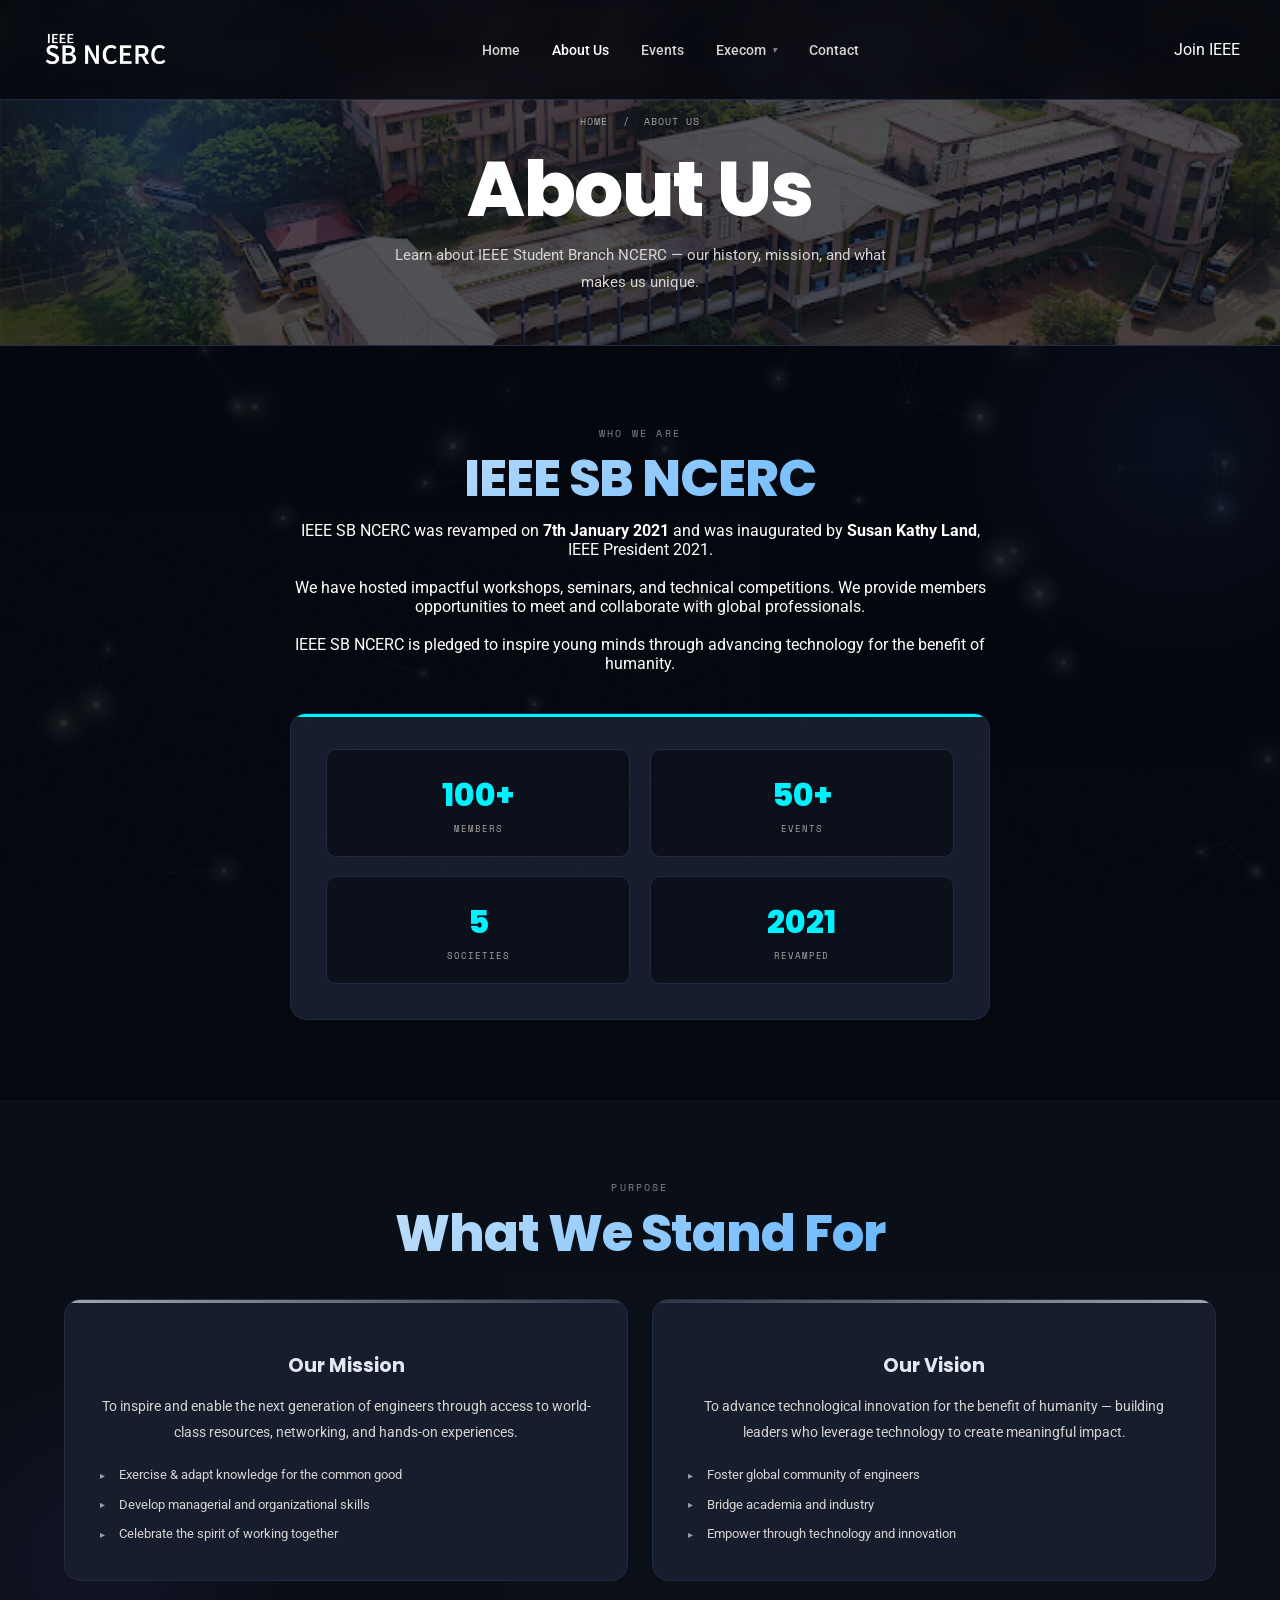
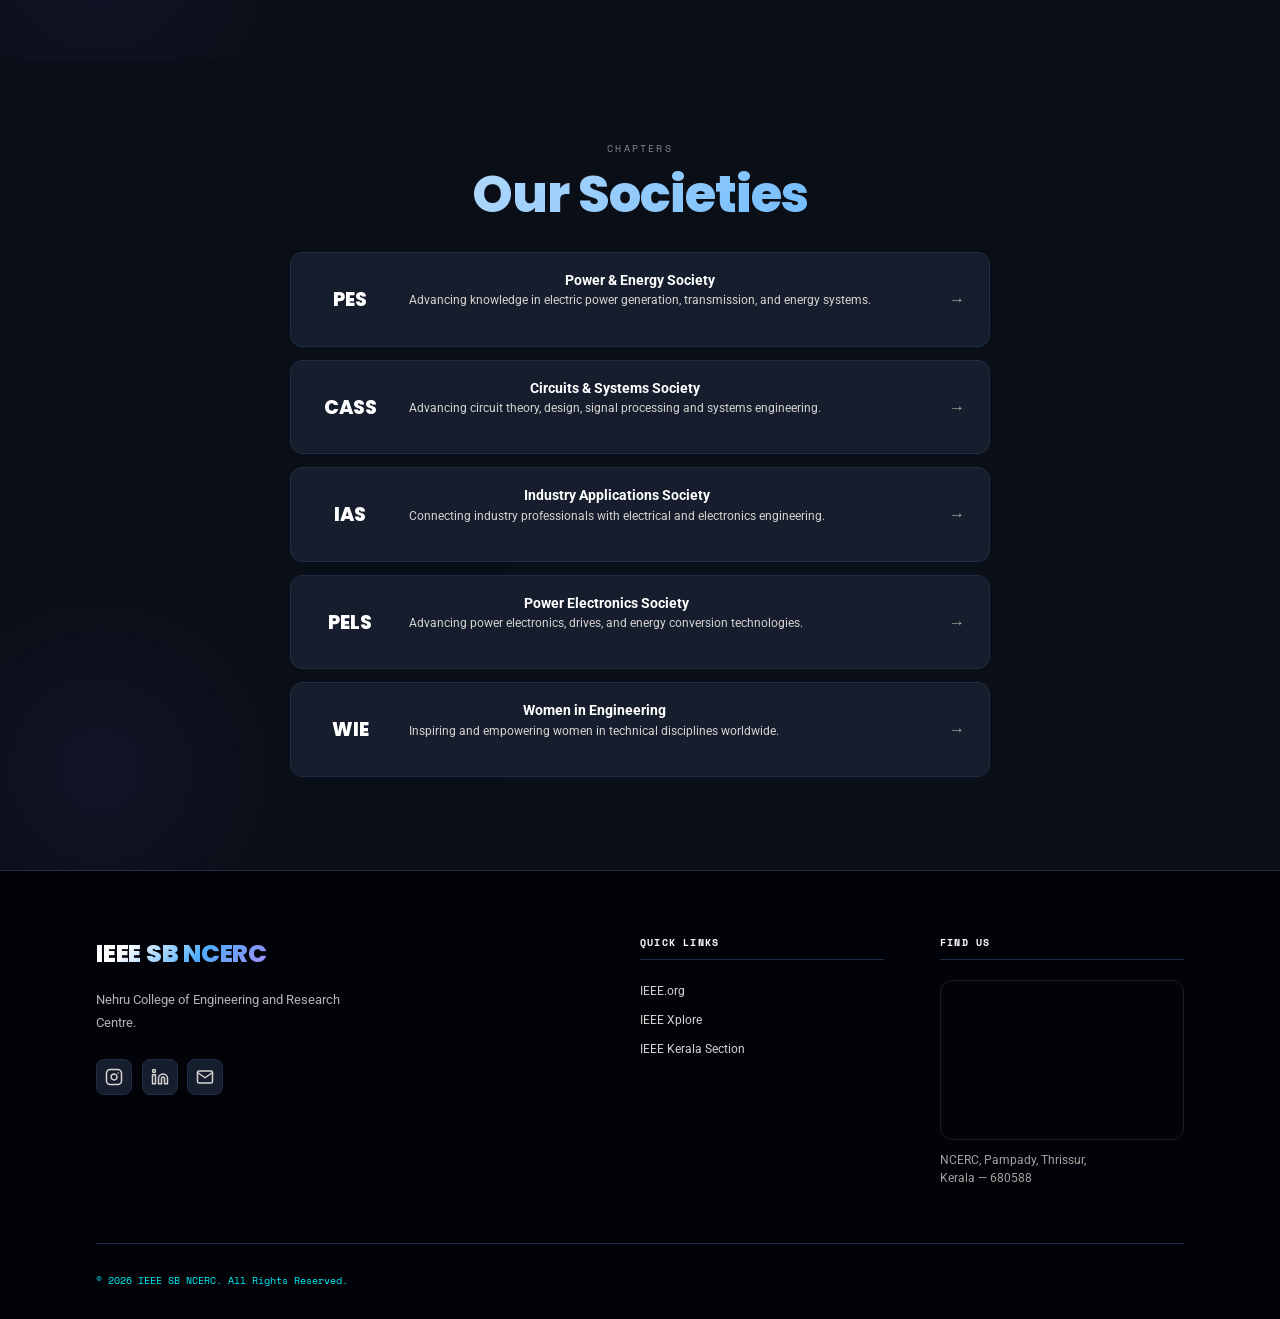
<file: about.html>
<!DOCTYPE html>
<html lang="en">
<head>
<meta charset="UTF-8"/>
<meta name="viewport" content="width=device-width, initial-scale=1.0"/>
<title>About — IEEE SB NCERC</title>
<link rel="stylesheet" href="css/style.css"/>
<style>
#page-loader{display:none!important;}
.section{padding:5rem 4rem!important;}
@media(max-width:900px){.section{padding:4rem 1.5rem!important;}}
@media(max-width:600px){.section{padding:3rem 1.2rem!important;}}

/* ══ HERO AURORA ══ */
.page-hero{position:relative;overflow:hidden;}
.page-hero::before{content:'';position:absolute;inset:-50%;background:conic-gradient(from 0deg at 35% 55%,rgba(59,130,246,0.14) 0deg,rgba(139,92,246,0.10) 72deg,rgba(6,182,212,0.10) 144deg,transparent 216deg,rgba(59,130,246,0.08) 288deg,rgba(59,130,246,0.14) 360deg);animation:auroraRot 16s linear infinite;pointer-events:none;z-index:0;}
@keyframes auroraRot{from{transform:rotate(0deg)}to{transform:rotate(360deg)}}
.page-hero::after{content:'';position:absolute;width:480px;height:480px;background:radial-gradient(circle,rgba(59,130,246,0.18) 0%,transparent 65%);top:-100px;left:-80px;animation:orbDrift 10s ease-in-out infinite;pointer-events:none;z-index:0;}
@keyframes orbDrift{0%,100%{transform:translate(0,0) scale(1)}50%{transform:translate(30px,20px) scale(1.1)}}
.page-hero-content{position:relative;z-index:2;}
.page-hero h1{animation:heroIn .9s cubic-bezier(.34,1.56,.64,1) forwards;}
@keyframes heroIn{from{opacity:0;transform:translateY(28px) scale(0.95)}to{opacity:1;transform:translateY(0) scale(1)}}

/* ══ TITLE SHIMMER ══ */
.section-title{background:linear-gradient(135deg,#f1f5f9 0%,#4facfe 35%,#a78bfa 55%,#f1f5f9 100%);background-size:250% auto;-webkit-background-clip:text;-webkit-text-fill-color:transparent;background-clip:text;animation:titleShimmer 5s linear infinite;}
@keyframes titleShimmer{from{background-position:0% center}to{background-position:250% center}}

/* ══ BG ORBS ══ */
.section-dark,.section-mid{position:relative;overflow:hidden;}
.section-dark::before{content:'';position:absolute;width:500px;height:500px;background:radial-gradient(circle,rgba(59,130,246,0.07) 0%,transparent 65%);top:-150px;right:-150px;animation:secOrb 12s ease-in-out infinite;pointer-events:none;}
.section-mid::before{content:'';position:absolute;width:400px;height:400px;background:radial-gradient(circle,rgba(139,92,246,0.07) 0%,transparent 65%);bottom:-100px;left:-100px;animation:secOrb 14s ease-in-out infinite reverse;pointer-events:none;}
@keyframes secOrb{0%,100%{transform:translate(0,0) scale(1);opacity:.6}50%{transform:translate(30px,25px) scale(1.1);opacity:1}}

.about-center{max-width:900px;margin:0 auto;text-align:center;position:relative;z-index:1;}
.about-center p{max-width:700px;margin:0 auto 1.2rem;}

/* ══ STAT CARDS ══ */
.about-stat{transition:all .35s cubic-bezier(.34,1.56,.64,1)!important;position:relative;overflow:hidden;cursor:default;animation:statIn .5s cubic-bezier(.34,1.4,.64,1) both;}
.about-stat:nth-child(1){animation-delay:.1s}.about-stat:nth-child(2){animation-delay:.2s}.about-stat:nth-child(3){animation-delay:.3s}.about-stat:nth-child(4){animation-delay:.4s}
@keyframes statIn{from{opacity:0;transform:translateY(16px)}to{opacity:1;transform:translateY(0)}}
.about-stat::before{content:'';position:absolute;inset:0;background:radial-gradient(circle at 50% 50%,rgba(59,130,246,0.12),transparent 70%);opacity:0;transition:opacity .3s;}
.about-stat:hover::before{opacity:1;}
.about-stat:hover{transform:translateY(-6px) scale(1.04)!important;border-color:rgba(96,165,250,0.5)!important;box-shadow:0 12px 35px rgba(59,130,246,0.2)!important;}
.about-stat:hover .num{color:#4facfe!important;}

/* top bar shimmer */
.about-card::before{background:linear-gradient(90deg,var(--accent),var(--cyan),var(--purple),var(--accent))!important;background-size:300%!important;animation:barShimmer 4s linear infinite!important;}
@keyframes barShimmer{from{background-position:0% 50%}to{background-position:300% 50%}}

/* ══ SOCIETY ROWS ══ */
.society-row{display:flex;align-items:center;gap:1.5rem;padding:1.2rem 1.5rem;border-radius:12px;background:var(--surface);border:1px solid var(--border);margin-bottom:.8rem;cursor:pointer;transition:all .35s cubic-bezier(.34,1.4,.64,1);position:relative;overflow:hidden;animation:rowIn .5s cubic-bezier(.34,1.4,.64,1) both;}
.society-row:nth-child(1){animation-delay:.1s}.society-row:nth-child(2){animation-delay:.2s}.society-row:nth-child(3){animation-delay:.3s}.society-row:nth-child(4){animation-delay:.4s}.society-row:nth-child(5){animation-delay:.5s}
@keyframes rowIn{from{opacity:0;transform:translateY(12px)}to{opacity:1;transform:translateY(0)}}
.society-row::after{content:'';position:absolute;inset:0;background:linear-gradient(90deg,transparent,rgba(255,255,255,0.03),transparent);transform:translateX(-100%);transition:transform .5s;}
.society-row:hover::after{transform:translateX(100%);}
.society-row:hover{border-color:rgba(255,255,255,.3);background:var(--bg3);transform:translateX(10px);box-shadow:0 6px 25px rgba(0,0,0,.3);}
.society-abbr-tag{font-family:var(--display);font-weight:800;font-size:1.2rem;min-width:70px;color:#ffffff;transition:text-shadow .3s;}
.society-row:hover .society-abbr-tag{text-shadow:0 0 25px var(--s-col);}
.society-row-info h4{font-size:.9rem;font-weight:700;color:#ffffff!important;margin-bottom:.2rem;}
.society-row-info p{font-size:.78rem;color:var(--text2);}
.society-arrow{margin-left:auto;font-size:1rem;color:var(--muted);transition:all .3s;}
.society-row:hover .society-arrow{color:#e2e8f0;transform:translateX(5px);}

/* ══ MV CARDS ══ */
.mv-grid{display:grid;grid-template-columns:1fr 1fr;gap:1.5rem;margin-top:2.5rem;}
@media(max-width:700px){.mv-grid{grid-template-columns:1fr;}}
.mv-card{padding:2.2rem;border-radius:16px;background:var(--surface);border:1px solid var(--border);position:relative;overflow:hidden;text-align:center;transition:all .4s cubic-bezier(.34,1.56,.64,1);animation:mvCardIn .7s cubic-bezier(.34,1.4,.64,1) both;}
.mv-card:nth-child(1){animation-delay:.1s}.mv-card:nth-child(2){animation-delay:.25s}
@keyframes mvCardIn{from{opacity:0;transform:scale(0.94) translateY(16px)}to{opacity:1;transform:scale(1) translateY(0)}}
.mv-card::before{content:'';position:absolute;top:0;left:0;right:0;height:3px;}
.mv-card-mission::before{background:linear-gradient(90deg,rgba(255,255,255,.6),rgba(255,255,255,.1),rgba(255,255,255,.6));background-size:200%;animation:barSlide 3s linear infinite;}
.mv-card-vision::before{background:linear-gradient(90deg,rgba(255,255,255,.1),rgba(255,255,255,.6),rgba(255,255,255,.1));background-size:200%;animation:barSlide 3s linear infinite reverse;}
@keyframes barSlide{from{background-position:0% 50%}to{background-position:200% 50%}}
.mv-card:hover{border-color:rgba(255,255,255,.25);box-shadow:0 16px 50px rgba(0,0,0,.35);transform:translateY(-6px) scale(1.01)!important;}
.mv-icon{font-size:2.5rem;margin-bottom:1rem;display:block;transition:transform .3s cubic-bezier(.34,1.56,.64,1);}
.mv-card:hover .mv-icon{transform:scale(1.25) rotate(5deg);}
.mv-heading{font-family:var(--display);font-size:1.2rem;font-weight:700;margin-bottom:.8rem;color:#e2e8f0;}
.mv-text{font-size:.88rem;color:var(--text2);line-height:1.85;}
.mv-list{margin-top:.8rem;display:flex;flex-direction:column;gap:.5rem;text-align:left;}
.mv-list li{font-size:.84rem;color:var(--text2);padding-left:1.2rem;position:relative;line-height:1.6;}
.mv-list li::before{content:'▸';position:absolute;left:0;color:#94a3b8;font-size:.65rem;top:.22rem;}

.sl{font-family:var(--mono);font-size:.62rem;letter-spacing:.22em;text-transform:uppercase;color:rgba(255,255,255,.5);margin-bottom:.8rem;display:flex;align-items:center;gap:.6rem;justify-content:center;}
.page-hero-bg {
  background: linear-gradient(rgba(6, 8, 15, 0.7), rgba(6, 8, 15, 0.7)), url('college.png') center/cover no-repeat !important;
}
</style>
</head>
<body>
<canvas id="page-bg-canvas" class="page-bg-canvas"></canvas>

<nav id="navbar">
  <a href="index.html" class="nav-brand">
    <img src="./images/ieee-logo.png" fetchpriority="high" loading="eager" onerror="this.style.display='none';this.nextElementSibling.style.display='flex';" class="nav-logo-img" alt="IEEE SB NCERC"/>
    <span style="display:none;align-items:center;gap:0.6rem;"><div class="nav-brand-dot"></div>IEEE SB NCERC</span>
  </a>
  <ul class="nav-links">
    <li><a href="index.html">Home</a></li>
    <li><a href="about.html" class="active">About Us</a></li>
    <li><a href="events.html">Events</a></li>
    <li class="dropdown">
      <a href="team.html" class="dropbtn">Execom <i>▾</i></a>
      <ul class="dropdown-content">
        <li><a href="team.html">Present (2026)</a></li>
        <li><a href="past-execom.html">Past Execom</a></li>
      </ul>
    </li>
    <li><a href="contact.html">Contact</a></li>
  </ul>
  <a href="https://bit.ly/IEEEMEMBERSHIP2026" target="_blank" class="btn-join-nav">Join IEEE</a>
  <div class="hamburger"><span></span><span></span><span></span></div>
</nav>

<div class="mobile-menu">
  <a href="index.html">Home</a>
  <a href="about.html" class="active">About Us</a>
  <a href="events.html">Events</a>
  <div class="mobile-execom-toggle" id="mobileExecomToggle">
    <span>Execom</span>
    <span class="mobile-execom-arrow">▾</span>
  </div>
  <div class="mobile-execom-sub" id="mobileExecomSub">
    <a href="team.html">Present (2026)</a>
    <a href="past-execom.html">Past Execom</a>
  </div>
  <a href="contact.html">Contact</a>
</div>
<div class="mobile-backdrop"></div>

<div class="page-hero">
  <div class="page-hero-bg"></div><div class="page-hero-grid"></div>
  <div class="page-hero-content" style="text-align:center;">
    <div class="breadcrumb" style="display:flex;gap:.4rem;justify-content:center;"><a href="index.html">Home</a><span>/</span>About Us</div>
    <h1>About <span style="color:#fff">Us</span></h1>
    <p style="margin:0 auto;">Learn about IEEE Student Branch NCERC — our history, mission, and what makes us unique.</p>
  </div>
</div>

<section class="section section-dark" id="why">
  <div class="about-center">
    <div class="sl">Who We Are</div>
    <h2 class="section-title">IEEE SB NCERC</h2>
    <p>IEEE SB NCERC was revamped on <strong>7th January 2021</strong> and was inaugurated by <strong>Susan Kathy Land</strong>, IEEE President 2021.</p>
    <p>We have hosted impactful workshops, seminars, and technical competitions. We provide members opportunities to meet and collaborate with global professionals.</p>
    <p>IEEE SB NCERC is pledged to inspire young minds through advancing technology for the benefit of humanity.</p>
    <div style="max-width:700px;margin:2.5rem auto 0;">
      <div class="about-card">
        <div class="about-stat-grid">
          <div class="about-stat magnetic"><div class="num">100+</div><div class="lbl">Members</div></div>
          <div class="about-stat magnetic"><div class="num">50+</div><div class="lbl">Events</div></div>
          <div class="about-stat magnetic"><div class="num">5</div><div class="lbl">Societies</div></div>
          <div class="about-stat magnetic"><div class="num">2021</div><div class="lbl">Revamped</div></div>
        </div>
        
      </div>
    </div>
  </div>
</section>

<section class="section section-mid" id="mission">
  <div class="about-center">
    <div class="sl">Purpose</div>
    <h2 class="section-title">What We Stand For</h2>
    <div class="mv-grid">
      <div class="mv-card mv-card-mission">
        <span class="mv-icon"></span>
        <div class="mv-heading">Our Mission</div>
        <p class="mv-text">To inspire and enable the next generation of engineers through access to world-class resources, networking, and hands-on experiences.</p>
        <ul class="mv-list">
          <li>Exercise &amp; adapt knowledge for the common good</li>
          <li>Develop managerial and organizational skills</li>
          <li>Celebrate the spirit of working together</li>
        </ul>
      </div>
      <div class="mv-card mv-card-vision" id="vision">
        <span class="mv-icon"></span>
        <div class="mv-heading">Our Vision</div>
        <p class="mv-text">To advance technological innovation for the benefit of humanity — building leaders who leverage technology to create meaningful impact.</p>
        <ul class="mv-list">
          <li>Foster global community of engineers</li>
          <li>Bridge academia and industry</li>
          <li>Empower through technology and innovation</li>
        </ul>
      </div>
    </div>
  </div>
</section>

<section class="section section-mid">
  <div class="about-center">
    <div class="sl">Chapters</div>
    <h2 class="section-title">Our Societies</h2>
    <div style="max-width:700px;margin:2rem auto 0;">
      <div class="society-row" style="--s-col:#ef4444;"><div class="society-abbr-tag">PES</div><div class="society-row-info"><h4>Power &amp; Energy Society</h4><p>Advancing knowledge in electric power generation, transmission, and energy systems.</p></div><span class="society-arrow">→</span></div>
      <div class="society-row" style="--s-col:#00f2fe;"><div class="society-abbr-tag">CASS</div><div class="society-row-info"><h4>Circuits &amp; Systems Society</h4><p>Advancing circuit theory, design, signal processing and systems engineering.</p></div><span class="society-arrow">→</span></div>
      <div class="society-row" style="--s-col:#8b5cf6;"><div class="society-abbr-tag">IAS</div><div class="society-row-info"><h4>Industry Applications Society</h4><p>Connecting industry professionals with electrical and electronics engineering.</p></div><span class="society-arrow">→</span></div>
      <div class="society-row" style="--s-col:#10b981;"><div class="society-abbr-tag">PELS</div><div class="society-row-info"><h4>Power Electronics Society</h4><p>Advancing power electronics, drives, and energy conversion technologies.</p></div><span class="society-arrow">→</span></div>
      <div class="society-row" style="--s-col:#00f2fe;"><div class="society-abbr-tag">WIE</div><div class="society-row-info"><h4>Women in Engineering</h4><p>Inspiring and empowering women in technical disciplines worldwide.</p></div><span class="society-arrow">→</span></div>
    </div>
  </div>
</section>

<footer>
  <div class="footer-inner">
    <div class="footer-top">
      <div><div class="footer-brand">IEEE <span>SB</span> NCERC</div><p class="footer-tagline">Nehru College of Engineering and Research Centre.</p><div class="footer-social">
          <a href="https://www.instagram.com/ieee_sb_ncerc?igsh=YThnZ294OHE1N3Fs" target="_blank" class="social-btn" aria-label="Instagram">
            <svg width="18" height="18" viewBox="0 0 24 24" fill="none" stroke="currentColor" stroke-width="2" stroke-linecap="round" stroke-linejoin="round"><rect x="2" y="2" width="20" height="20" rx="5" ry="5"></rect><path d="M16 11.37A4 4 0 1 1 12.63 8 4 4 0 0 1 16 11.37z"></path><line x1="17.5" y1="6.5" x2="17.51" y2="6.5"></line></svg>
          </a>
          <a href="https://www.linkedin.com/in/ieee-student-branch-ncerc-702a60202?utm_source=share_via&amp;utm_content=profile&amp;utm_medium=member_android" target="_blank" class="social-btn" aria-label="LinkedIn">
            <svg width="18" height="18" viewBox="0 0 24 24" fill="none" stroke="currentColor" stroke-width="2" stroke-linecap="round" stroke-linejoin="round"><path d="M16 8a6 6 0 0 1 6 6v7h-4v-7a2 2 0 0 0-2-2 2 2 0 0 0-2 2v7h-4v-7a6 6 0 0 1 6-6z"></path><rect x="2" y="9" width="4" height="12"></rect><circle cx="4" cy="4" r="2"></circle></svg>
          </a>
          <a href="mailto:ieeesbncerc@gmail.com" class="social-btn" aria-label="Email">
            <svg width="18" height="18" viewBox="0 0 24 24" fill="none" stroke="currentColor" stroke-width="2" stroke-linecap="round" stroke-linejoin="round"><path d="M4 4h16c1.1 0 2 .9 2 2v12c0 1.1-.9 2-2 2H4c-1.1 0-2-.9-2-2V6c0-1.1.9-2 2-2z"></path><polyline points="22,6 12,13 2,6"></polyline></svg>
          </a>
        </div></div>

      <div class="footer-col"><h4>Quick Links</h4><ul><li><a href="https://ieee.org" target="_blank">IEEE.org</a></li><li><a href="https://ieeexplore.ieee.org" target="_blank">IEEE Xplore</a></li><li><a href="https://ieeekerala.org" target="_blank">IEEE Kerala Section</a></li></ul></div>
      <div class="footer-col"><h4>Find Us</h4>
        <div style="margin-top: 0.5rem; width: 100%; height: 160px; border-radius: 12px; overflow: hidden; border: 1px solid rgba(255,255,255,0.1);">
          <iframe src="https://www.google.com/maps/embed?pb=!1m18!1m12!1m3!1d15682.482025143896!2d76.3862217!3d10.7424683!2m3!1f0!2f0!3f0!3m2!1i1024!2i768!4f13.1!3m3!1m2!1s0x3ba7c64bb7291a13%3A0xeab49dc0b6910636!2sNehru%20College%20of%20Engineering%20and%20Research%20Centre%20(NCERC)!5e0!3m2!1sen!2sin!4v1700688380000!5m2!1sen!2sin" width="100%" height="100%" style="border:0; filter: invert(90%) hue-rotate(180deg) brightness(85%);" allowfullscreen="" loading="eager" referrerpolicy="no-referrer-when-downgrade"></iframe>
        </div>
        <p style="font-size: 0.72rem; color: var(--muted); margin-top: 0.8rem; line-height: 1.5;">NCERC, Pampady, Thrissur,<br>Kerala — 680588</p>
      </div>
    </div>
    <div class="footer-bottom"><span>© 2026 IEEE SB NCERC. All Rights Reserved.</span></div>
  </div>
</footer>
<script src="js/page-animation.js"></script>
<script src="js/script.js"></script>
</body>
</html>
</file>
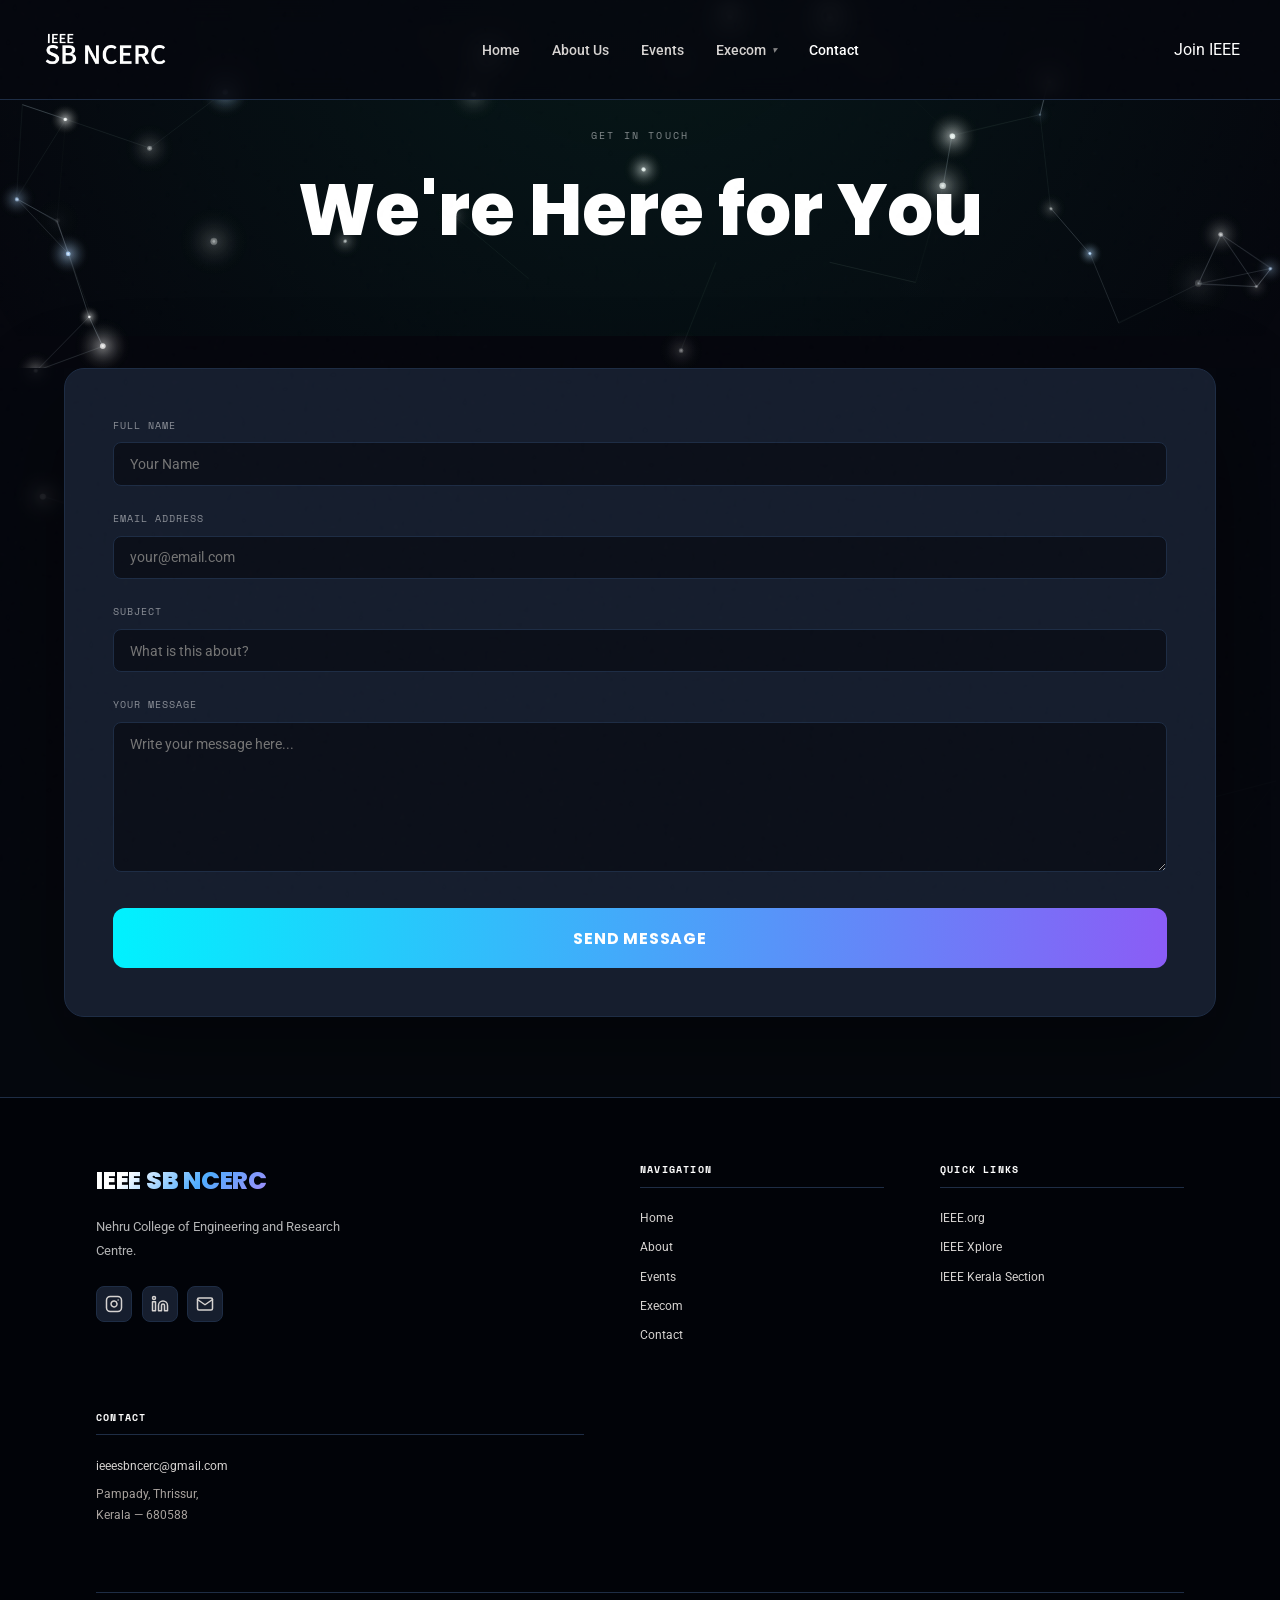
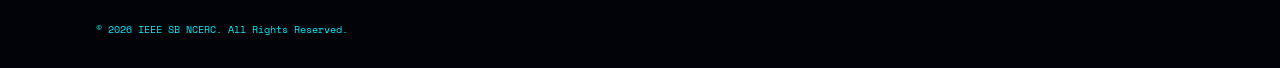
<file: contact.html>
<!DOCTYPE html>
<html lang="en">

<head>
  <meta charset="UTF-8" />
  <meta name="viewport" content="width=device-width, initial-scale=1.0" />
  <title>Contact — IEEE SB NCERC</title>
  <link rel="stylesheet" href="css/style.css" />
  <style>
    #page-loader {
      display: none !important;
    }

    .section {
      padding: 5rem 4rem !important;
    }

    @media(max-width:900px) {
      .section {
        padding: 4rem 1.5rem !important;
      }
    }

    /* ══ HERO SECTION ══ */
    .contact-header {
      padding: 8rem 2rem 4rem;
      text-align: center;
      background: radial-gradient(circle at 50% -20%, rgba(16, 185, 129, 0.1), transparent);
    }

    .contact-header h1 {
      font-family: var(--display);
      font-weight: 800;
      font-size: clamp(2.5rem, 8vw, 4.5rem);
      margin-bottom: 0.5rem;
    }

    .sl {
      font-family: var(--mono);
      font-size: .62rem;
      letter-spacing: .22em;
      text-transform: uppercase;
      color: rgba(255, 255, 255, .5);
      margin-bottom: .8rem;
      display: flex;
      align-items: center;
      gap: .6rem;
      justify-content: center;
    }

    /* ══ CUSTOM FORM ══ */
    .contact-form-wrap {
      margin-top: 2rem;
      background: var(--surface);
      border: 1px solid var(--border);
      border-radius: 20px;
      padding: 3rem;
      text-align: left;
      box-shadow: 0 40px 100px rgba(0, 0, 0, 0.4);
      backdrop-filter: blur(10px);
    }

    .form-group {
      margin-bottom: 1.5rem;
    }

    .form-group label {
      display: block;
      font-family: var(--mono);
      font-size: 0.65rem;
      text-transform: uppercase;
      color: rgba(255, 255, 255, 0.5);
      margin-bottom: 0.6rem;
      letter-spacing: 0.1em;
    }

    .form-control {
      width: 100%;
      background: rgba(255, 255, 255, 0.03);
      border: 1px solid var(--border);
      border-radius: 10px;
      padding: 1rem;
      color: #fff;
      font-family: inherit;
      font-size: 0.95rem;
      transition: all 0.3s ease;
    }

    .form-control:focus {
      outline: none;
      border-color: var(--accent);
      background: rgba(255, 255, 255, 0.06);
      box-shadow: 0 0 20px rgba(59, 130, 246, 0.15);
    }

    textarea.form-control {
      min-height: 150px;
      resize: vertical;
    }

    .btn-submit {
      width: 100%;
      padding: 1.1rem;
      background: linear-gradient(93deg, #00f2fe, #8b5cf6);
      border: none;
      border-radius: 12px;
      color: #fff;
      font-family: var(--display);
      font-weight: 700;
      font-size: 1rem;
      cursor: pointer;
      transition: all 0.4s cubic-bezier(0.34, 1.56, 0.64, 1);
      margin-top: 0.5rem;
      text-transform: uppercase;
      letter-spacing: 0.05em;
    }

    .btn-submit:hover {
      transform: translateY(-5px);
      box-shadow: 0 15px 40px rgba(59, 130, 246, 0.4);
      filter: brightness(1.1);
    }

    .btn-submit:active {
      transform: translateY(-2px);
    }

    @media(max-width:600px) {
      .contact-form-wrap {
        padding: 2rem 1.5rem;
      }
    }
  </style>
</head>

<body>
  <canvas id="page-bg-canvas" class="page-bg-canvas"></canvas>
  <nav id="navbar">
    <a href="index.html" class="nav-brand">
      <img src="./images/ieee-logo.png"
        onerror="this.style.display='none';this.nextElementSibling.style.display='flex';" class="nav-logo-img"
        alt="IEEE SB NCERC" />
      <span style="display:none;align-items:center;gap:0.6rem;">
        <div class="nav-brand-dot"></div>IEEE SB NCERC
      </span>
    </a>
    <ul class="nav-links">
      <li><a href="index.html">Home</a></li>
      <li><a href="about.html">About Us</a></li>
      <li><a href="events.html">Events</a></li>
      <li class="dropdown">
        <a href="team.html" class="dropbtn">Execom <i>▾</i></a>
        <ul class="dropdown-content">
          <li><a href="team.html">Present (2026)</a></li>
          <li><a href="past-execom.html">Past (2025)</a></li>
        </ul>
      </li>
      <li><a href="contact.html" class="active">Contact</a></li>
    </ul>
    <a href="https://bit.ly/IEEEMEMBERSHIP2026" target="_blank" class="btn-join-nav">Join IEEE</a>
    <div class="hamburger"><span></span><span></span><span></span></div>
  </nav>
  <div class="mobile-menu">
    <a href="index.html">Home</a>
    <a href="about.html">About Us</a>
    <a href="events.html">Events</a>
    <div class="mobile-execom-toggle" id="mobileExecomToggle">
      <span>Execom</span>
      <span class="mobile-execom-arrow">▾</span>
    </div>
    <div class="mobile-execom-sub" id="mobileExecomSub">
      <a href="team.html">Present (2026)</a>
      <a href="past-execom.html">Past (2025)</a>
    </div>
    <a href="contact.html" class="active">Contact</a>
  </div>
  <div class="mobile-backdrop"></div>

  <div class="contact-header">
    <div class="sl">Get In Touch</div>
    <h1 class="connect-title">We're Here for You</h1>
  </div>

  <section class="section section-dark" style="padding-top:0 !important;">
    <div class="connect-wrap">
      <div class="contact-form-wrap">
        <form action="https://formspree.io/f/ieeesbncerc@gmail.com" method="POST">
          <div class="form-group">
            <label>Full Name</label>
            <input type="text" name="name" class="form-control" placeholder="Your Name" required>
          </div>
          <div class="form-group">
            <label>Email Address</label>
            <input type="email" name="_replyto" class="form-control" placeholder="your@email.com" required>
          </div>
          <div class="form-group">
            <label>Subject</label>
            <input type="text" name="subject" class="form-control" placeholder="What is this about?">
          </div>
          <div class="form-group">
            <label>Your Message</label>
            <textarea name="message" class="form-control" placeholder="Write your message here..." required></textarea>
          </div>
          <button type="submit" class="btn-submit">Send Message</button>
        </form>
      </div>
    </div>
  </section>

  <footer>
    <div class="footer-inner">
      <div class="footer-top">
        <div>
          <div class="footer-brand">IEEE <span>SB</span> NCERC</div>
          <p class="footer-tagline" style="color:rgba(255,255,255,0.7);">Nehru College of Engineering and Research
            Centre.</p>
          <div class="footer-social">
            <a href="https://www.instagram.com/ieee_sb_ncerc?igsh=YThnZ294OHE1N3Fs" target="_blank" class="social-btn"
              aria-label="Instagram">
              <svg width="18" height="18" viewBox="0 0 24 24" fill="none" stroke="currentColor" stroke-width="2"
                stroke-linecap="round" stroke-linejoin="round">
                <rect x="2" y="2" width="20" height="20" rx="5" ry="5"></rect>
                <path d="M16 11.37A4 4 0 1 1 12.63 8 4 4 0 0 1 16 11.37z"></path>
                <line x1="17.5" y1="6.5" x2="17.51" y2="6.5"></line>
              </svg>
            </a>
            <a href="https://www.linkedin.com/in/ieee-student-branch-ncerc-702a60202?utm_source=share_via&amp;utm_content=profile&amp;utm_medium=member_android"
              target="_blank" class="social-btn" aria-label="LinkedIn">
              <svg width="18" height="18" viewBox="0 0 24 24" fill="none" stroke="currentColor" stroke-width="2"
                stroke-linecap="round" stroke-linejoin="round">
                <path d="M16 8a6 6 0 0 1 6 6v7h-4v-7a2 2 0 0 0-2-2 2 2 0 0 0-2 2v7h-4v-7a6 6 0 0 1 6-6z"></path>
                <rect x="2" y="9" width="4" height="12"></rect>
                <circle cx="4" cy="4" r="2"></circle>
              </svg>
            </a>
            <a href="mailto:ieeesbncerc@gmail.com" class="social-btn" aria-label="Email">
              <svg width="18" height="18" viewBox="0 0 24 24" fill="none" stroke="currentColor" stroke-width="2"
                stroke-linecap="round" stroke-linejoin="round">
                <path d="M4 4h16c1.1 0 2 .9 2 2v12c0 1.1-.9 2-2 2H4c-1.1 0-2-.9-2-2V6c0-1.1.9-2 2-2z"></path>
                <polyline points="22,6 12,13 2,6"></polyline>
              </svg>
            </a>
          </div>
        </div>
        <div class="footer-col">
          <h4>Navigation</h4>
          <ul>
            <li><a href="index.html">Home</a></li>
            <li><a href="about.html">About</a></li>
            <li><a href="events.html">Events</a></li>
            <li><a href="team.html">Execom</a></li>
            <li><a href="contact.html">Contact</a></li>
          </ul>
        </div>
        <div class="footer-col">
          <h4>Quick Links</h4>
          <ul>
            <li><a href="https://ieee.org" target="_blank">IEEE.org</a></li>
            <li><a href="https://ieeexplore.ieee.org" target="_blank">IEEE Xplore</a></li>
            <li><a href="https://ieeekerala.org" target="_blank">IEEE Kerala Section</a></li>
          </ul>
        </div>
        <div class="footer-col">
          <h4>Contact</h4>
          <ul>
            <li><a href="mailto:ieeesbncerc@gmail.com">ieeesbncerc@gmail.com</a></li>
            <li style="color:var(--muted);font-size:.72rem;line-height:1.8;">Pampady, Thrissur,<br>Kerala — 680588</li>
          </ul>
        </div>
      </div>
      <div class="footer-bottom"><span>© 2026 IEEE SB NCERC. All Rights Reserved.</span></div>
    </div>
  </footer>
  <script src="js/page-animation.js"></script>
  <script src="js/script.js"></script>
</body>

</html>
</file>
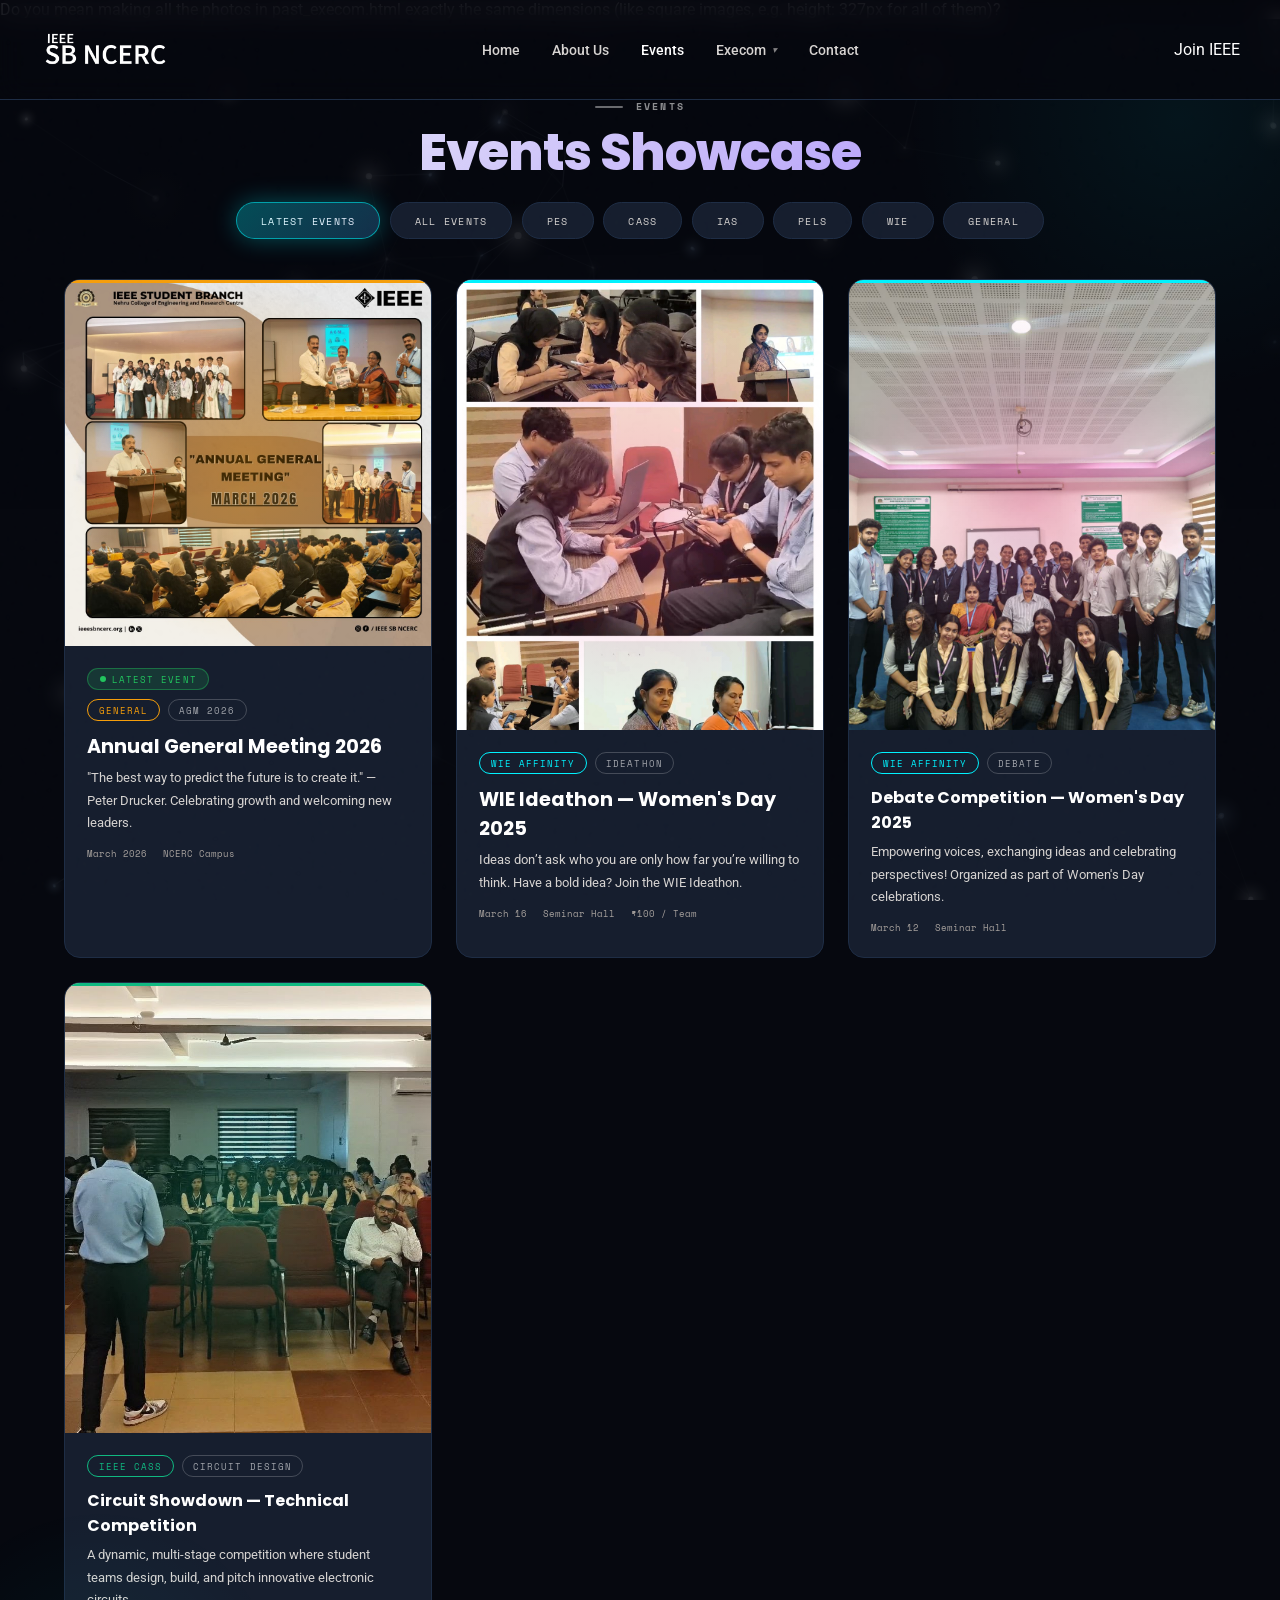
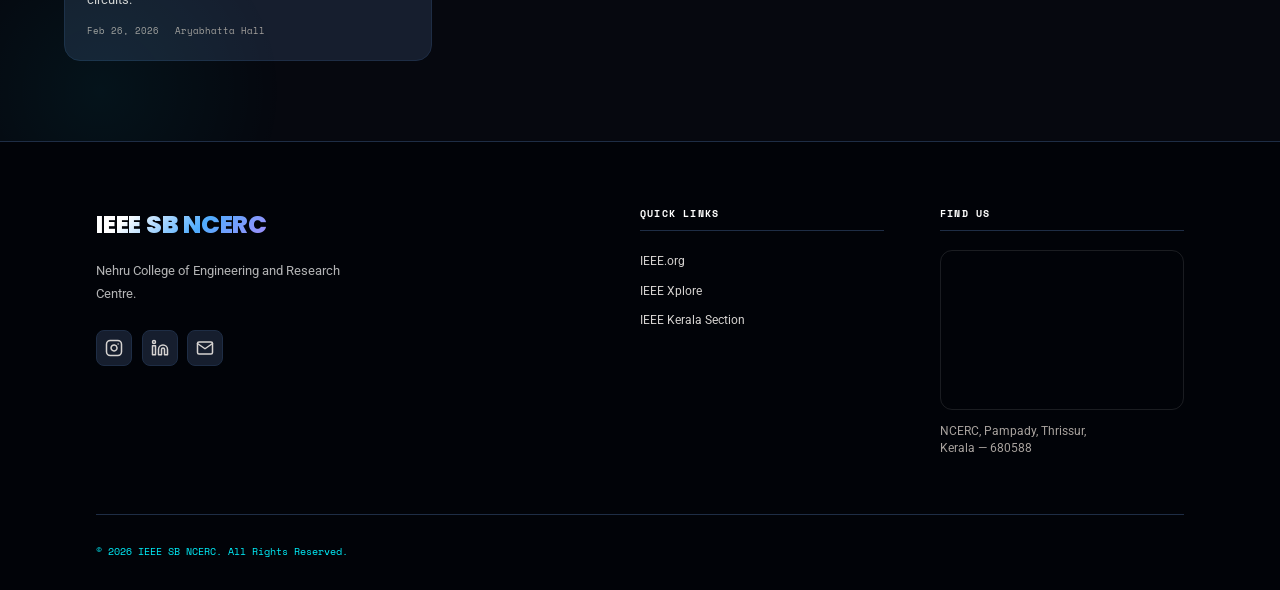
<file: events.html>
Do you mean making all the photos in

past_execom.html
exactly the same dimensions (like square images, e.g. height: 327px for all of them)?
<!DOCTYPE html>
<html lang="en">

<head>
  <meta charset="UTF-8" />
  <meta name="viewport" content="width=device-width, initial-scale=1.0" />
  <title>Events — IEEE SB NCERC</title>
  <link rel="stylesheet" href="css/style.css" />
  <style>
    #page-loader {
      display: none !important;
    }


    .section {
      padding: 5rem 4rem !important;
    }

    @media(max-width:900px) {
      .section {
        padding: 4rem 1.5rem !important;
      }
    }

    @media(max-width:600px) {
      .section {
        padding: 3rem 1rem !important;
      }
    }

    /* ══ HERO AURORA ══ */
    .page-hero {
      position: relative;
      overflow: hidden;
    }

    .page-hero::before {
      content: '';
      position: absolute;
      inset: -50%;
      background: conic-gradient(from 0deg at 40% 60%, rgba(0, 242, 254, 0.13) 0deg, rgba(139, 92, 246, 0.10) 60deg, rgba(0, 242, 254, 0.12) 120deg, transparent 180deg, rgba(0, 242, 254, 0.08) 240deg, transparent 300deg, rgba(0, 242, 254, 0.13) 360deg);
      animation: auroraRot 14s linear infinite;
      pointer-events: none;
      z-index: 0;
    }

    @keyframes auroraRot {
      from {
        transform: rotate(0deg)
      }

      to {
        transform: rotate(360deg)
      }
    }

    .page-hero::after {
      content: '';
      position: absolute;
      width: 520px;
      height: 520px;
      background: radial-gradient(circle, rgba(0, 242, 254, 0.18) 0%, transparent 65%);
      top: -120px;
      right: -120px;
      animation: orbDrift 9s ease-in-out infinite;
      pointer-events: none;
      z-index: 0;
    }

    @keyframes orbDrift {

      0%,
      100% {
        transform: translate(0, 0) scale(1)
      }

      33% {
        transform: translate(-25px, 18px) scale(1.08)
      }

      66% {
        transform: translate(18px, -14px) scale(0.95)
      }
    }

    .page-hero-content {
      position: relative;
      z-index: 2;
    }

    .page-hero h1 {
      animation: heroIn .9s cubic-bezier(.34, 1.56, .64, 1) forwards;
    }

    @keyframes heroIn {
      from {
        opacity: 0;
        transform: translateY(28px) scale(0.95)
      }

      to {
        opacity: 1;
        transform: translateY(0) scale(1)
      }
    }

    /* ══ SECTION BG ORBS ══ */
    .section-dark {
      position: relative;
      overflow: hidden;
    }

    .section-dark::before {
      content: '';
      position: absolute;
      width: 600px;
      height: 600px;
      background: radial-gradient(circle, rgba(0, 242, 254, 0.06) 0%, transparent 65%);
      top: -200px;
      right: -200px;
      animation: secOrb 11s ease-in-out infinite;
      pointer-events: none;
    }

    .section-dark::after {
      content: '';
      position: absolute;
      width: 400px;
      height: 400px;
      background: radial-gradient(circle, rgba(0, 242, 254, 0.05) 0%, transparent 65%);
      bottom: -150px;
      left: -100px;
      animation: secOrb 15s ease-in-out infinite reverse;
      pointer-events: none;
    }

    @keyframes secOrb {

      0%,
      100% {
        transform: translate(0, 0) scale(1);
        opacity: .6
      }

      50% {
        transform: translate(35px, 28px) scale(1.12);
        opacity: 1
      }
    }

    /* ══ TITLE SHIMMER ══ */
    .section-title {
      background: linear-gradient(135deg, #f1f5f9 0%, #a78bfa 40%, #00f2fe 60%, #f1f5f9 100%);
      background-size: 250% auto;
      -webkit-background-clip: text;
      -webkit-text-fill-color: transparent;
      background-clip: text;
      animation: titleShimmer 5s linear infinite;
    }

    @keyframes titleShimmer {
      from {
        background-position: 0% center
      }

      to {
        background-position: 250% center
      }
    }

    /* ══ TABS ══ */
    .ev-wrap {
      max-width: 1100px;
      margin: 0 auto;
      text-align: center;
    }

    .ev-tabs {
      display: flex;
      gap: .6rem;
      justify-content: center;
      margin: 1.5rem 0 2.5rem;
      flex-wrap: wrap;
    }

    @media (max-width: 768px) {
      .ev-tabs {
        flex-wrap: nowrap;
        justify-content: flex-start;
        overflow-x: auto;
        padding: 1rem .5rem 1.5rem;
        -webkit-overflow-scrolling: touch;
        scrollbar-width: none; /* Firefox */
      }
      .ev-tabs::-webkit-scrollbar {
        display: none; /* Safari/Chrome */
      }
      .ev-tab {
        flex: 0 0 auto;
        white-space: nowrap;
      }
    }

    .ev-tab {
      font-family: var(--mono);
      font-size: .65rem;
      letter-spacing: .12em;
      text-transform: uppercase;
      padding: .6rem 1.5rem;
      cursor: pointer;
      background: var(--surface);
      border: 1px solid var(--border);
      color: var(--text2);
      border-radius: 50px;
      transition: all .3s ease;
      position: relative;
      overflow: hidden;
    }

    .ev-tab::before {
      content: '';
      position: absolute;
      inset: 0;
      background: linear-gradient(135deg, rgba(0, 242, 254, 0.18), rgba(139, 92, 246, 0.12));
      opacity: 0;
      transition: opacity .3s;
    }

    .ev-tab:hover::before,
    .ev-tab.active::before {
      opacity: 1;
    }

    .ev-tab:hover {
      color: #fff;
      border-color: rgba(0, 242, 254, 0.5);
      box-shadow: 0 6px 20px rgba(0, 242, 254, 0.2);
    }

    .ev-tab.active {
      background: rgba(0, 242, 254, 0.15);
      color: #fff;
      border-color: rgba(0, 242, 254, 0.6);
      box-shadow: 0 0 24px rgba(0, 242, 254, 0.3);
    }

    /* ══ CARDS ══ */
    .ev-grid {
      display: grid;
      grid-template-columns: repeat(auto-fill, minmax(300px, 1fr));
      gap: 1.5rem;
      text-align: left;
    }

    .ev-grid.single {
      grid-template-columns: 1fr;
      max-width: 680px;
      margin: 0 auto;
    }

    .ev-card {
      background: var(--surface);
      border: 1px solid var(--border);
      border-radius: 16px;
      overflow: hidden;
      position: relative;
      transition: all .4s cubic-bezier(.34, 1.4, .64, 1);
      animation: cardIn .5s cubic-bezier(.34, 1.4, .64, 1) both;
    }

    .ev-card:nth-child(1) {
      animation-delay: .05s
    }

    .ev-card:nth-child(2) {
      animation-delay: .12s
    }

    .ev-card:nth-child(3) {
      animation-delay: .19s
    }

    .ev-card:nth-child(4) {
      animation-delay: .26s
    }

    .ev-card:nth-child(5) {
      animation-delay: .33s
    }

    .ev-card:nth-child(6) {
      animation-delay: .40s
    }

    @keyframes cardIn {
      from {
        opacity: 0;
        transform: translateY(22px) scale(0.96)
      }

      to {
        opacity: 1;
        transform: translateY(0) scale(1)
      }
    }

    .ev-card::after {
      content: '';
      position: absolute;
      inset: 0;
      background: linear-gradient(105deg, transparent 40%, rgba(255, 255, 255, 0.05) 50%, transparent 60%);
      transform: translateX(-120%);
      transition: transform .65s ease;
      pointer-events: none;
      z-index: 5;
    }

    .ev-card:hover::after {
      transform: translateX(120%);
    }

    .ev-card:hover {
      transform: translateY(-9px) scale(1.015);
      box-shadow: 0 28px 65px rgba(0, 0, 0, .6), 0 0 50px rgba(0, 242, 254, 0.12);
      border-color: rgba(0, 242, 254, 0.45);
    }

    .ev-card::before {
      content: '';
      position: absolute;
      top: 0;
      left: 0;
      right: 0;
      height: 3px;
      background: var(--ev-col, rgba(255, 255, 255, .3));
      z-index: 2;
      transition: height .3s;
    }

    .ev-card:hover::before {
      height: 5px;
    }

    /* ══ IMAGE FIX — SHOW FULL PHOTO ══ */
    .ev-img {
      overflow: hidden;
      position: relative;
      background: #0a0a14;
    }

    /* tall images: auto height so full photo shows */
    .ev-img.tall {
      height: auto;
      /* ← KEY: no fixed height, show full image */
      min-height: 200px;
      max-height: 450px;
    }

    .ev-img.normal {
      height: 170px;
    }

    .ev-img img {
      width: 100%;
      height: auto;
      /* ← natural height, no cropping */
      object-fit: contain;
      /* ← show entire photo */
      object-position: center center;
      display: block;
      transition: transform .6s cubic-bezier(.34, 1.2, .64, 1), filter .4s;
      background: #0a0a14;
    }

    .ev-card:hover .ev-img img {
      transform: scale(1.04);
      filter: brightness(1.08) saturate(1.1);
    }

    /* placeholder for non-image cards */
    .ev-img-placeholder {
      width: 100%;
      height: 170px;
      display: flex;
      align-items: center;
      justify-content: center;
      font-family: var(--display);
      font-weight: 800;
      font-size: 3.5rem;
      color: rgba(255, 255, 255, .1);
    }

    .ev-img-glow {
      position: absolute;
      inset: 0;
      background: radial-gradient(circle at 50% 50%, var(--ev-glow, rgba(255, 255, 255, .06)), transparent 70%);
      pointer-events: none;
    }

    .ev-img-label {
      position: absolute;
      bottom: .8rem;
      left: .8rem;
      font-family: var(--mono);
      font-size: .5rem;
      letter-spacing: .12em;
      text-transform: uppercase;
      color: rgba(255, 255, 255, .8);
      background: rgba(0, 0, 0, .55);
      backdrop-filter: blur(8px);
      padding: .25rem .7rem;
      border-radius: 50px;
      border: 1px solid rgba(255, 255, 255, .15);
      z-index: 3;
      opacity: 0;
      transform: translateY(5px);
      transition: all .3s;
    }

    .ev-card:hover .ev-img-label {
      opacity: 1;
      transform: translateY(0);
    }

    /* card body */
    .ev-body {
      padding: 1.4rem;
    }

    .ev-tags {
      display: flex;
      gap: .5rem;
      flex-wrap: wrap;
      margin-bottom: .7rem;
    }

    .ev-tag {
      font-family: var(--mono);
      font-size: .55rem;
      letter-spacing: .12em;
      text-transform: uppercase;
      padding: .2rem .65rem;
      border-radius: 50px;
      border: 1px solid;
      display: inline-block;
      transition: all .2s;
    }

    .ev-card:hover .ev-tag {
      transform: translateY(-1px);
    }

    .ev-title {
      font-family: var(--display);
      font-weight: 700;
      font-size: 1rem;
      color: var(--text);
      margin-bottom: .4rem;
      transition: color .2s;
    }

    .ev-title.big {
      font-size: 1.2rem;
    }

    .ev-card:hover .ev-title {
      color: #fff;
    }

    .ev-desc {
      font-size: .8rem;
      color: var(--text2);
      line-height: 1.75;
      margin-bottom: .8rem;
    }

    .ev-meta {
      display: flex;
      gap: 1rem;
      flex-wrap: wrap;
    }

    .ev-meta span {
      font-family: var(--mono);
      font-size: .58rem;
      color: var(--muted);
      transition: color .2s;
    }

    .ev-card:hover .ev-meta span {
      color: var(--text2);
    }

    .ev-latest-badge {
      display: inline-flex;
      align-items: center;
      gap: .4rem;
      font-family: var(--mono);
      font-size: .55rem;
      letter-spacing: .12em;
      text-transform: uppercase;
      background: rgba(34, 197, 94, .15);
      color: #22c55e;
      border: 1px solid rgba(34, 197, 94, .4);
      padding: .2rem .7rem;
      border-radius: 50px;
      margin-bottom: .6rem;
      animation: badgePulse 3s ease-in-out infinite;
    }

    @keyframes badgePulse {

      0%,
      100% {
        box-shadow: 0 0 0 0 rgba(34, 197, 94, 0.3)
      }

      50% {
        box-shadow: 0 0 0 7px rgba(34, 197, 94, 0)
      }
    }

    .ev-latest-dot {
      width: 6px;
      height: 6px;
      border-radius: 50%;
      background: #22c55e;
      animation: latPulse 1.5s infinite;
    }

    @keyframes latPulse {

      0%,
      100% {
        box-shadow: 0 0 0 0 rgba(34, 197, 94, .5)
      }

      50% {
        box-shadow: 0 0 0 5px rgba(34, 197, 94, 0)
      }
    }

    @media(max-width:700px) {
      .ev-grid {
        grid-template-columns: 1fr !important;
      }
    }
  </style>
</head>

<body>
  <canvas id="page-bg-canvas" class="page-bg-canvas"></canvas>
  <nav id="navbar">
    <a href="index.html" class="nav-brand">
      <img src="./images/ieee-logo.png" fetchpriority="high"
        onerror="this.style.display='none';this.nextElementSibling.style.display='flex';" class="nav-logo-img"
        alt="IEEE SB NCERC" loading="eager" />
      <span style="display:none;align-items:center;gap:0.6rem;">
        <div class="nav-brand-dot"></div>IEEE SB NCERC
      </span>
    </a>
    <ul class="nav-links">
      <li><a href="index.html">Home</a></li>
      <li><a href="about.html">About Us</a></li>
      <li><a href="events.html" class="active">Events</a></li>
      <li class="dropdown">
        <a href="team.html" class="dropbtn">Execom <i>▾</i></a>
        <ul class="dropdown-content">
          <li><a href="team.html">Present (2026)</a></li>
          <li><a href="past-execom.html">Past Execom</a></li>
        </ul>
      </li>
      <li><a href="contact.html">Contact</a></li>
    </ul>
    <a href="https://bit.ly/IEEEMEMBERSHIP2026" target="_blank" class="btn-join-nav">Join IEEE</a>
    <div class="hamburger"><span></span><span></span><span></span></div>
  </nav>
  <div class="mobile-menu">
    <a href="index.html">Home</a>
    <a href="about.html">About Us</a>
    <a href="events.html" class="active">Events</a>
    <div class="mobile-execom-toggle" id="mobileExecomToggle">
      <span>Execom</span>
      <span class="mobile-execom-arrow">▾</span>
    </div>
    <div class="mobile-execom-sub" id="mobileExecomSub">
      <a href="team.html">Present (2026)</a>
      <a href="past-execom.html">Past Execom</a>
    </div>
    <a href="contact.html">Contact</a>
  </div>
  <div class="mobile-backdrop"></div>



  <section class="section section-dark">
    <div class="ev-wrap">
      <div class="section-label" style="justify-content:center;color:rgba(255,255,255,.55);">Events</div>
      <h2 class="section-title">Events Showcase</h2>
      <div class="ev-tabs">
        <button class="ev-tab active" onclick="showTab('latest',this)">Latest Events</button>
        <button class="ev-tab" onclick="showTab('all',this)">All Events</button>
        <button class="ev-tab" id="tab-btn-pes" onclick="showTab('pes',this)">PES</button>
        <button class="ev-tab" id="tab-btn-cass" onclick="showTab('cass',this)">CASS</button>
        <button class="ev-tab" id="tab-btn-ias" onclick="showTab('ias',this)">IAS</button>
        <button class="ev-tab" id="tab-btn-pels" onclick="showTab('pels',this)">PELS</button>
        <button class="ev-tab" id="tab-btn-wie" onclick="showTab('wie',this)">WIE</button>
        <button class="ev-tab" id="tab-btn-general" onclick="showTab('general',this)">General</button>
      </div>

      <!-- LATEST -->
      <div id="tab-latest">
        <div class="ev-grid">
          <!-- ANNUAL GENERAL MEETING 2026 (LATEST) -->
          <div class="ev-card magnetic reveal" style="--ev-col:#f59e0b;--ev-glow:rgba(245,158,11,.3); cursor: pointer;"
            onclick="openEventSidebar('agm26')">
            <div class="ev-img tall">
              <img src="./images/annual-general-metting-2026.jpeg" alt="AGM 2026" loading="eager" fetchpriority="high" />
              <div class="ev-img-glow"></div>
              <div class="ev-img-label">SB · March 2026</div>
            </div>
            <div class="ev-body">
              <div class="ev-latest-badge">
                <div class="ev-latest-dot"></div>Latest Event
              </div>
              <div class="ev-tags">
                <span class="ev-tag" style="border-color:#f59e0b;color:#f59e0b;">General</span>
                <span class="ev-tag" style="border-color:rgba(255,255,255,.2);color:rgba(255,255,255,.6);">AGM 2026</span>
              </div>
              <div class="ev-title big">Annual General Meeting 2026</div>
              <div class="ev-desc">"The best way to predict the future is to create it." — Peter Drucker. Celebrating growth and welcoming new leaders.</div>
              <div class="ev-meta"><span>March 2026</span><span>NCERC Campus</span></div>
            </div>
          </div>

          <!-- IDEATHON -->
          <div class="ev-card magnetic reveal" style="--ev-col:#00f2fe;--ev-glow:rgba(236,72,153,.3); cursor: pointer;"
            onclick="openEventSidebar('ideathon')">
            <div class="ev-img tall">
              <img src="./images/ideathon-image.jpeg" alt="WIE Ideathon 2025" loading="lazy" />
              <div class="ev-img-glow"></div>
              <div class="ev-img-label">WIE Affinity · March 16</div>
            </div>
            <div class="ev-body">
              <div class="ev-tags">
                <span class="ev-tag" style="border-color:#00f2fe;color:#00f2fe;">WIE Affinity</span>
                <span class="ev-tag"
                  style="border-color:rgba(255,255,255,.2);color:rgba(255,255,255,.6);">Ideathon</span>
              </div>
              <div class="ev-title big">WIE Ideathon — Women's Day 2025</div>
              <div class="ev-desc">Ideas don’t ask who you are only how far you’re willing to think. Have a bold idea?
                Join the WIE Ideathon.</div>
              <div class="ev-meta"><span>March 16</span><span>Seminar Hall</span><span>₹100 / Team</span></div>
            </div>
          </div>

          <!-- DEBATE -->
          <div class="ev-card magnetic reveal" style="--ev-col:#00f2fe;--ev-glow:rgba(236,72,153,.3); cursor: pointer;"
            onclick="openEventSidebar('debate')">
            <div class="ev-img tall">
              <img src="images/debate-competition1.jpeg" alt="Debate Competition" loading="lazy">
              <div class="ev-img-glow"></div>
              <div class="ev-img-label">WIE Affinity · March 12</div>
            </div>
            <div class="ev-body">
              <div class="ev-tags">
                <span class="ev-tag" style="border-color:#00f2fe;color:#00f2fe;">WIE Affinity</span>
                <span class="ev-tag" style="border-color:rgba(255,255,255,.2);color:rgba(255,255,255,.6);">Debate</span>
              </div>
              <div class="ev-title">Debate Competition — Women's Day 2025</div>
              <div class="ev-desc">Empowering voices, exchanging ideas and celebrating perspectives! Organized as part
                of Women's Day celebrations.</div>
              <div class="ev-meta"><span>March 12</span><span>Seminar Hall</span></div>
            </div>
          </div>

          <!-- CIRCUIT SHOWDOWN -->
          <div class="ev-card magnetic reveal" style="--ev-col:#10b981;--ev-glow:rgba(16,185,129,.3); cursor: pointer;"
            onclick="openEventSidebar('circuit-showdown')">
            <div class="ev-img tall">
              <img src="images/circuit shutdown1.jpeg" alt="Circuit Showdown" loading="lazy">
              <div class="ev-img-glow"></div>
              <div class="ev-img-label">CASS · Feb 26</div>
            </div>
            <div class="ev-body">
              <div class="ev-tags">
                <span class="ev-tag" style="border-color:#10b981;color:#10b981;">IEEE CASS</span>
                <span class="ev-tag" style="border-color:rgba(255,255,255,.2);color:rgba(255,255,255,.6);">Circuit Design</span>
              </div>
              <div class="ev-title">Circuit Showdown — Technical Competition</div>
              <div class="ev-desc">A dynamic, multi-stage competition where student teams design, build, and pitch innovative electronic circuits.</div>
              <div class="ev-meta"><span>Feb 26, 2026</span><span>Aryabhatta Hall</span></div>
            </div>
          </div>
        </div>
      </div>

      <!-- ALL EVENTS -->
      <div id="tab-all" style="display:none;">
        <div class="ev-grid">
          <!-- AGM 2026 -->
          <div class="ev-card" style="--ev-col:#f59e0b;--ev-glow:rgba(245,158,11,.25); cursor: pointer;"
            onclick="openEventSidebar('agm26')">
            <div class="ev-img tall">
              <img src="./images/annual-general-metting-2026.jpeg" alt="AGM 2026" loading="lazy">
              <div class="ev-img-glow"></div>
              <div class="ev-img-label">SB · Mar 2026</div>
            </div>
            <div class="ev-body">
              <div class="ev-latest-badge">
                <div class="ev-latest-dot"></div>Latest
              </div>
              <div class="ev-tags"><span class="ev-tag" style="border-color:#f59e0b;color:#f59e0b;">General</span>
              </div>
              <div class="ev-title">Annual General Meeting 2026</div>
              <div class="ev-desc">"The best way to predict the future is to create it." — Peter Drucker. Celebrating our journey.</div>
              <div class="ev-meta"><span>Mar 2026</span><span>NCERC</span></div>
            </div>
          </div>

          <!-- IDEATHON -->
          <div class="ev-card" style="--ev-col:#00f2fe;--ev-glow:rgba(236,72,153,.25); cursor: pointer;"
            onclick="openEventSidebar('ideathon')">
            <div class="ev-img tall">
              <img src="images/ideathon-image.jpeg" alt="WIE Ideathon" loading="lazy">
              <div class="ev-img-glow"></div>
              <div class="ev-img-label">WIE · Mar 16</div>
            </div>
            <div class="ev-body">
              <div class="ev-tags"><span class="ev-tag" style="border-color:#00f2fe;color:#00f2fe;">WIE Affinity</span>
              </div>
              <div class="ev-title">WIE Ideathon — Women's Day 2025</div>
              <div class="ev-desc">Have a bold idea? Start here. Ideas don’t ask who you are only how far you’re willing
                to think.</div>
              <div class="ev-meta"><span>Mar 16, 2025</span><span>NCERC</span></div>
            </div>
          </div>
          <div class="ev-card" style="--ev-col:#00f2fe;--ev-glow:rgba(236,72,153,.25); cursor: pointer;"
            onclick="openEventSidebar('debate')">
            <div class="ev-img tall">
              <img src="./images/debate-competition1.jpeg" alt="Debate" loading="lazy" />
              <div class="ev-img-glow"></div>
              <div class="ev-img-label">WIE · Mar 2025</div>
            </div>
            <div class="ev-body">
              <div class="ev-tags"><span class="ev-tag" style="border-color:#00f2fe;color:#00f2fe;">WIE Affinity</span>
              </div>
              <div class="ev-title">Debate Competition — Women's Day 2025</div>
              <div class="ev-desc">Empowering voices, exchanging ideas and celebrating perspectives! Organized as part
                of Women's Day celebrations.</div>
              <div class="ev-meta"><span>March 12</span><span>NCERC</span></div>
            </div>
          </div>

          <!-- CIRCUIT SHOWDOWN -->
          <div class="ev-card" style="--ev-col:#10b981;--ev-glow:rgba(16,185,129,.25); cursor: pointer;"
            onclick="openEventSidebar('circuit-showdown')">
            <div class="ev-img tall">
              <img src="images/circuit shutdown1.jpeg" alt="Circuit Showdown" loading="lazy">
              <div class="ev-img-glow"></div>
              <div class="ev-img-label">CASS · Feb 26</div>
            </div>
            <div class="ev-body">
              <div class="ev-tags"><span class="ev-tag" style="border-color:#10b981;color:#10b981;">IEEE CASS</span>
              </div>
              <div class="ev-title">Circuit Showdown — Feb 2026</div>
              <div class="ev-desc">In collaboration with IEEE CASS SBC NCERC, a startup-style circuit design competition.</div>
              <div class="ev-meta"><span>Feb 26, 2026</span><span>NCERC</span></div>
            </div>
          </div>
          
        </div>
      </div>

      <!-- PES -->
      <div id="tab-pes" style="display:none;">
        <div class="ev-grid">
          <p style="text-align:center; color:var(--muted); padding:3rem 0; width:100%; grid-column: 1 / -1;">No events conducted yet.</p>
        </div>
      </div>

      <!-- CASS -->
      <div id="tab-cass" style="display:none;">
        <div class="ev-grid">
          <!-- CIRCUIT SHOWDOWN -->
          <div class="ev-card magnetic reveal" style="--ev-col:#10b981;--ev-glow:rgba(16,185,129,.3); cursor: pointer;"
            onclick="openEventSidebar('circuit-showdown')">
            <div class="ev-img tall">
              <img src="images/circuit shutdown1.jpeg" alt="Circuit Showdown" loading="lazy">
              <div class="ev-img-glow"></div>
              <div class="ev-img-label">CASS · Feb 26</div>
            </div>
            <div class="ev-body">
              <div class="ev-latest-badge">
                <div class="ev-latest-dot"></div>Latest
              </div>
              <div class="ev-tags">
                <span class="ev-tag" style="border-color:#10b981;color:#10b981;">IEEE CASS</span>
              </div>
              <div class="ev-title">Circuit Showdown — Technical Competition</div>
              <div class="ev-desc">Dynamic, multi-stage competition where student teams design, build, and pitch innovative electronic circuits.</div>
              <div class="ev-meta"><span>Feb 26, 2026</span><span>Aryabhatta Hall</span></div>
            </div>
          </div>
        </div>
      </div>

      <!-- IAS -->
      <div id="tab-ias" style="display:none;">
        <div class="ev-grid">
          <p style="text-align:center; color:var(--muted); padding:3rem 0; width:100%; grid-column: 1 / -1;">No events conducted yet.</p>
        </div>
      </div>

      <!-- PELS -->
      <div id="tab-pels" style="display:none;">
        <div class="ev-grid">
          <p style="text-align:center; color:var(--muted); padding:3rem 0; width:100%; grid-column: 1 / -1;">No events conducted yet.</p>
        </div>
      </div>

      <!-- WIE -->
      <div id="tab-wie" style="display:none;">
        <div class="ev-grid">
          <!-- IDEATHON -->
          <div class="ev-card magnetic reveal" style="--ev-col:#00f2fe;--ev-glow:rgba(236,72,153,.3); cursor: pointer;"
            onclick="openEventSidebar('ideathon')">
            <div class="ev-img tall">
              <img src="./images/ideathon-image.jpeg" alt="WIE Ideathon" loading="lazy" />
              <div class="ev-img-glow"></div>
              <div class="ev-img-label">WIE · Mar 16</div>
            </div>
            <div class="ev-body">
              <div class="ev-latest-badge">
                <div class="ev-latest-dot"></div>Latest
              </div>
              <div class="ev-tags"><span class="ev-tag" style="border-color:#00f2fe;color:#00f2fe;">WIE
                  Affinity</span><span class="ev-tag"
                  style="border-color:rgba(255,255,255,.2);color:rgba(255,255,255,.6);">Ideathon</span></div>
              <div class="ev-title">WIE Ideathon — Women's Day 2025</div>
              <div class="ev-desc">From ideas to innovations. From questions to breakthroughs. Empowering voices.</div>
              <div class="ev-meta"><span>📅 Mar 16, 2025</span><span>📍 Seminar Hall</span></div>
            </div>
          </div>
          <div class="ev-card magnetic reveal" style="--ev-col:#00f2fe;--ev-glow:rgba(236,72,153,.3); cursor: pointer;"
            onclick="openEventSidebar('debate')">
            <div class="ev-img tall">
              <img src="./images/debate-competition1.jpeg" alt="WIE Debate"
                onerror="this.onerror=null;this.src='./images/debate-competition.jpeg'" />
              <div class="ev-img-glow"></div>
              <div class="ev-img-label">WIE · Mar 2025</div>
            </div>
            <div class="ev-body">
              <div class="ev-latest-badge">
                <div class="ev-latest-dot"></div>Latest
              </div>
              <div class="ev-tags"><span class="ev-tag" style="border-color:#00f2fe;color:#00f2fe;">WIE
                  Affinity</span><span class="ev-tag"
                  style="border-color:rgba(255,255,255,.2);color:rgba(255,255,255,.6);">Debate</span></div>
              <div class="ev-title">Debate Competition — Women's Day 2025</div>
              <div class="ev-desc">Empowering voices, exchanging ideas and celebrating perspectives! Organized as part
                of Women's Day celebrations.</div>
              <div class="ev-meta"><span>March 12</span><span>NCERC</span></div>
            </div>
          </div>
        </div>
      </div>

      <!-- GENERAL -->
      <div id="tab-general" style="display:none;">
        <div class="ev-grid">
          <!-- AGM 2026 -->
          <div class="ev-card magnetic reveal" style="--ev-col:#f59e0b;--ev-glow:rgba(245,158,11,.3); cursor: pointer;"
            onclick="openEventSidebar('agm26')">
            <div class="ev-img tall">
              <img src="./images/annual-general-metting-2026.jpeg" alt="AGM 2026" loading="lazy">
              <div class="ev-img-glow"></div>
              <div class="ev-img-label">SB · Mar 2026</div>
            </div>
            <div class="ev-body">
              <div class="ev-latest-badge">
                <div class="ev-latest-dot"></div>Latest
              </div>
              <div class="ev-tags"><span class="ev-tag" style="border-color:#f59e0b;color:#f59e0b;">General</span></div>
              <div class="ev-title">Annual General Meeting 2026</div>
              <div class="ev-desc">Celebrating our journey and welcoming new leaders. Peter Drucker's vision in action.</div>
              <div class="ev-meta"><span>March 2026</span><span>NCERC</span></div>
            </div>
          </div>

          <div class="ev-card" style="--ev-col:#00f2fe;--ev-glow:rgba(0,242,254,.2);" onclick="openEventSidebar('agm')">
            <div class="ev-img tall">
              <img src="images/AGM25.jpg" alt="AGM 2025" loading="lazy">
              <div class="ev-img-glow"></div>
              <div class="ev-img-label">SB · Feb 2025</div>
            </div>
            <div class="ev-body">
              <div class="ev-tags"><span class="ev-tag" style="border-color:#00f2fe;color:#00f2fe;">General Meeting</span></div>
              <div class="ev-title">Annual General Meeting 2025</div>
              <div class="ev-desc">Annual gathering to review 2024 achievements and elect the new 2025 Execom.</div>
              <div class="ev-meta"><span>Feb 15</span><span>NCERC</span></div>
            </div>
          </div>
        </div>
      </div>
    </div>
  </section>

  <footer>
    <div class="footer-inner">
      <div class="footer-top">
        <div>
          <div class="footer-brand">IEEE <span>SB</span> NCERC</div>
          <p class="footer-tagline">Nehru College of Engineering and Research Centre.</p>
          <div class="footer-social">
          <a href="https://www.instagram.com/ieee_sb_ncerc?igsh=YThnZ294OHE1N3Fs" target="_blank" class="social-btn" aria-label="Instagram">
            <svg width="18" height="18" viewBox="0 0 24 24" fill="none" stroke="currentColor" stroke-width="2" stroke-linecap="round" stroke-linejoin="round"><rect x="2" y="2" width="20" height="20" rx="5" ry="5"></rect><path d="M16 11.37A4 4 0 1 1 12.63 8 4 4 0 0 1 16 11.37z"></path><line x1="17.5" y1="6.5" x2="17.51" y2="6.5"></line></svg>
          </a>
          <a href="https://www.linkedin.com/in/ieee-student-branch-ncerc-702a60202?utm_source=share_via&amp;utm_content=profile&amp;utm_medium=member_android" target="_blank" class="social-btn" aria-label="LinkedIn">
            <svg width="18" height="18" viewBox="0 0 24 24" fill="none" stroke="currentColor" stroke-width="2" stroke-linecap="round" stroke-linejoin="round"><path d="M16 8a6 6 0 0 1 6 6v7h-4v-7a2 2 0 0 0-2-2 2 2 0 0 0-2 2v7h-4v-7a6 6 0 0 1 6-6z"></path><rect x="2" y="9" width="4" height="12"></rect><circle cx="4" cy="4" r="2"></circle></svg>
          </a>
          <a href="mailto:ieeesbncerc@gmail.com" class="social-btn" aria-label="Email">
            <svg width="18" height="18" viewBox="0 0 24 24" fill="none" stroke="currentColor" stroke-width="2" stroke-linecap="round" stroke-linejoin="round"><path d="M4 4h16c1.1 0 2 .9 2 2v12c0 1.1-.9 2-2 2H4c-1.1 0-2-.9-2-2V6c0-1.1.9-2 2-2z"></path><polyline points="22,6 12,13 2,6"></polyline></svg>
          </a>
        </div>
        </div>

        <div class="footer-col">
          <h4>Quick Links</h4>
          <ul>
            <li><a href="https://ieee.org" target="_blank">IEEE.org</a></li>
            <li><a href="https://ieeexplore.ieee.org" target="_blank">IEEE Xplore</a></li>
            <li><a href="https://ieeekerala.org" target="_blank">IEEE Kerala Section</a></li>
          </ul>
        </div>
        <div class="footer-col">
          <h4>Find Us</h4>
          <div style="margin-top: 0.5rem; width: 100%; height: 160px; border-radius: 12px; overflow: hidden; border: 1px solid rgba(255,255,255,0.1);">
            <iframe src="https://www.google.com/maps/embed?pb=!1m18!1m12!1m3!1d15682.482025143896!2d76.3862217!3d10.7424683!2m3!1f0!2f0!3f0!3m2!1i1024!2i768!4f13.1!3m3!1m2!1s0x3ba7c64bb7291a13%3A0xeab49dc0b6910636!2sNehru%20College%20of%20Engineering%20and%20Research%20Centre%20(NCERC)!5e0!3m2!1sen!2sin!4v1700688380000!5m2!1sen!2sin" width="100%" height="100%" style="border:0; filter: invert(90%) hue-rotate(180deg) brightness(85%);" allowfullscreen="" loading="eager" referrerpolicy="no-referrer-when-downgrade"></iframe>
          </div>
          <p style="font-size: 0.72rem; color: var(--muted); margin-top: 0.8rem; line-height: 1.5;">NCERC, Pampady, Thrissur,<br>Kerala — 680588</p>
        </div>
      </div>
      <div class="footer-bottom"><span>© 2026 IEEE SB NCERC. All Rights Reserved.</span></div>
    </div>
  </footer>
  <div id="event-sidebar" class="sidebar">
    <div class="sidebar-header">
      <h3 id="sidebar-title">Event Title</h3>
      <button class="sidebar-close" onclick="closeSidebar()">×</button>
    </div>
    <div class="sidebar-content" id="sidebar-body">
      <!-- Content populated by JS -->
    </div>
  </div>
  <div id="sidebar-overlay" class="sidebar-overlay" onclick="closeSidebar()"></div>

  <script src="js/page-animation.js"></script>
  <script src="js/script.js"></script>
  <script>
    function showTab(tab, btn) {
      ['latest', 'all', 'pes', 'cass', 'ias', 'pels', 'wie', 'general'].forEach(t => {
        const el = document.getElementById('tab-' + t);
        if (el) el.style.display = 'none';
      });
      document.querySelectorAll('.ev-tab').forEach(b => b.classList.remove('active'));
      const target = document.getElementById('tab-' + tab);
      if (target) target.style.display = 'block';
      if (btn) btn.classList.add('active');
    }

    // Handle URL parameters
    window.onload = function () {
      const urlParams = new URLSearchParams(window.location.search);
      const tab = urlParams.get('tab');
      if (tab) {
        const btn = document.getElementById('tab-btn-' + tab);
        if (btn) {
          showTab(tab, btn);
        }
      }
    };

    function openEventSidebar(eventId) {
      const sidebar = document.getElementById('event-sidebar');
      const overlay = document.getElementById('sidebar-overlay');
      const body = document.getElementById('sidebar-body');
      const title = document.getElementById('sidebar-title');

      if (eventId === 'ideathon') {
        title.innerText = "WIE Ideathon — Women's Day 2025";
        body.innerHTML = `
          <div class="sidebar-img-gallery">
            <img src="./images/ideathon-image.jpeg" alt="Ideathon 1" class="sidebar-main-img">
          </div>
          <div class="sidebar-info-section">
            <p class="sidebar-long-desc" style="font-style: italic; color: var(--gold); font-size: 0.95rem; margin-bottom: 1.5rem;">"Ideas don’t ask who you are only how far you’re willing to think. ✨"</p>
            <p class="sidebar-long-desc">IEEE SB NCERC, in association with IEEE WIE AG NCERC, is organizing an enlightening ideathon as part of the Women’s Day celebrations. Have a bold idea? Start here.<br><br>Gather for the conflict with those who stand beside you. From ideas to innovations, from questions to breakthroughs—which ultimately turn into impactful solutions.</p>
            
            <div class="sidebar-meta-grid">
              <div class="s-meta-item">👥 Team size: Upto 4 Members</div>
              <div class="s-meta-item">📍 Venue: Seminar Hall, Aryabhatta block</div>
              <div class="s-meta-item">📅 Date: March 16</div>
              <div class="s-meta-item">⏰ Time: 9:30 AM - 4:00 PM</div>
              <div class="s-meta-item">💰 Registration Fee : ₹100 per team</div>
            </div>


            <div class="sidebar-contact-section" style="margin-top: 2.5rem; padding-top: 1.5rem; border-top: 1px solid var(--border);">
               <h4 style="color: var(--gold); margin-bottom: 1rem;">For any enquiries:</h4>
               <div style="font-size: 0.8rem; color: var(--text2); line-height: 1.8;">
                 <p>📞 Umesh S Krishnan - 7593059490</p>
                 <p>📞 Sidharth S - 8848839316</p>
               </div>
            </div>
          </div>
        `;
      }

      if (eventId === 'debate') {
        title.innerText = "Debate Competition — Women's Day 2025";
        body.innerHTML = `
          <div class="sidebar-img-gallery">
            <img src="./images/debate-competition1.jpeg" alt="Debate 1" class="sidebar-main-img">
          </div>
          <div class="sidebar-info-section">
            <p class="sidebar-long-desc">Empowering voices, exchanging ideas and celebrating perspectives! ✨<br><br>
            IEEE SB NCERC, in association with IEEE WIE, organizing an exciting Debate Competition as part of the Women’s Day celebrations. Gather your team, bring your arguments and get ready to debate with confidence!<br><br>
            Join us for an engaging session of ideas, perspectives and powerful conversations! 💬</p>
            
            <div class="sidebar-meta-grid">
              <div class="s-meta-item">🗣 Team Size : 4 Members per Team</div>
              <div class="s-meta-item">📍 Venue : Seminar Hall, Aryabhatta Block</div>
              <div class="s-meta-item">📅 Date : March 12</div>
              <div class="s-meta-item">⏰ Time : 1:30 PM – 4:00 PM</div>
            </div>


            <div class="sidebar-additional-photos" style="margin-top: 3rem;">
               <h4>Event Poster</h4>
               <div class="s-photo-grid">
                 <img src="./images/debate-competition1.jpeg" alt="Poster">
               </div>
            </div>
          </div>
        `;
      }

      if (eventId === 'agm') {
        title.innerText = "Annual General Meeting 2025";
        body.innerHTML = `
          <div class="sidebar-img-gallery">
            <img src="./images/AGM25.jpg" alt="AGM 2025" class="sidebar-main-img">
          </div>
          <div class="sidebar-info-section">
            <p class="sidebar-long-desc" style="font-style: italic; color: var(--gold); font-size: 0.95rem; margin-bottom: 1.5rem;">"Reflecting on a year of excellence, preparing for a future of innovation. 🚀"</p>
            <p class="sidebar-long-desc">The Annual General Meeting (AGM) 2025 of IEEE SB NCERC was successfully conducted on February 15th. The event marked a transition of leadership, celebrating the milestones of the previous year and ushering in a new chapter for the Student Branch.<br><br>Memories were shared, achievements recognized, and the mission of IEEE to advance technology for humanity was reaffirmed by the entire team.</p>
            
            <div class="sidebar-meta-grid">
              <div class="s-meta-item">📅 Date: February 15, 2025</div>
              <div class="s-meta-item">📍 Venue: NCERC Campus</div>
              <div class="s-meta-item">👥 Attendees: SB Members & Faculty</div>
            </div>

            <div class="sidebar-contact-section" style="margin-top: 2.5rem; padding-top: 1.5rem; border-top: 1px solid var(--border);">
               <h4 style="color: var(--gold); margin-bottom: 1rem;">IEEE SB NCERC</h4>
               <div style="font-size: 0.8rem; color: var(--text2); line-height: 1.8;">
                 <p>Join us in shaping the future of technology.</p>
               </div>
            </div>
          </div>
        `;
      }

      if (eventId === 'circuit-showdown') {
        title.innerText = "Circuit Showdown";
        body.innerHTML = `
          <div class="sidebar-img-gallery">
            <img src="./images/circuit shutdown1.jpeg" alt="Circuit Showdown 1" class="sidebar-main-img">
          </div>
          <div class="sidebar-info-section">
            <p class="sidebar-long-desc" style="font-style: italic; color: var(--gold); font-size: 0.95rem; margin-bottom: 1.5rem;">"Innovation in every circuit, entrepreneurship in every step. ⚡"</p>
            <p class="sidebar-long-desc">IEEE SB NCERC, in collaboration with IEEE CASS SBC NCERC, successfully organized “Circuit Showdown” on 26th February 2026 at Aryabhatta Seminar Hall, NCERC.<br><br>Circuit Showdown was a dynamic, multi-stage competition where student teams took on the role of a tech startup. Participants were challenged to design, build, and pitch innovative electronic circuits aimed at creating practical, market-ready solutions.<br><br>The event encouraged creativity, technical expertise, and entrepreneurial thinking among participants. Through different stages, students demonstrated their problem-solving abilities, circuit design skills, and presentation techniques, making the competition both intellectually stimulating and engaging.<br><br>The program witnessed enthusiastic participation from students across various departments and fostered a spirit of innovation and teamwork. The event concluded with the distribution of prizes to the winners and appreciation for all participants for their active involvement.</p>
            
            <div class="sidebar-meta-grid">
              <div class="s-meta-item">📅 Date: Feb 26, 2026</div>
              <div class="s-meta-item">📍 Venue: Aryabhatta Seminar Hall, NCERC</div>
              <div class="s-meta-item">👥 Attendees: Student Teams & Faculty</div>
              <div class="s-meta-item">🤝 Organized By: IEEE CASS SBC NCERC</div>
            </div>

            <div class="sidebar-additional-photos" style="margin-top: 3rem;">
               <h4>Action Shots</h4>
               <div class="s-photo-grid">
                 <img src="./images/circuit shutdown1.jpeg" alt="Circuit Showdown Poster">
                 <img src="./images/circuit shutdown2.png" alt="Circuit Showdown Highlights">
               </div>
            </div>

            <div class="sidebar-contact-section" style="margin-top: 2.5rem; padding-top: 1.5rem; border-top: 1px solid var(--border);">
               <h4 style="color: var(--gold); margin-bottom: 1rem;">IEEE SB NCERC</h4>
               <div style="font-size: 0.8rem; color: var(--text2); line-height: 1.8;">
                 <p>Fostering innovation and teamwork through technical excellence.</p>
               </div>
            </div>
          </div>
        `;
      }

      if (eventId === 'agm26') {
        title.innerText = "Annual General Meeting 2026";
        body.innerHTML = `
          <div class="sidebar-img-gallery">
            <img src="./images/annual-general-metting-2026.jpeg" alt="AGM 2026" class="sidebar-main-img">
          </div>
          <div class="sidebar-info-section">
            <p class="sidebar-long-desc" style="font-style: italic; color: var(--gold); font-size: 1rem; margin-bottom: 1.5rem; font-weight: 500;">
              "The best way to predict the future is to create it." ✨<br>
              <span style="font-size: 0.85rem; opacity: 0.8;">— Peter Drucker</span>
            </p>
            <p class="sidebar-long-desc">The Annual General Meeting of IEEE SB NCERC was a celebration of growth, teamwork, and achievements over these past years. From reflecting on our journey to welcoming new leaders and fresh ideas. The AGM marked both an ending and a powerful new beginning.<br><br>A heartfelt appreciation to all members and volunteers whose dedication made this journey meaningful. Here we continuing the legacy with greater passion and purpose.</p>
            
            <div class="sidebar-meta-grid">
              <div class="s-meta-item">📅 Date: March 2026</div>
              <div class="s-meta-item">📍 Venue: NCERC Campus</div>
              <div class="s-meta-item">👥 Attendees: All Professional & Student Members</div>
            </div>

            <div class="sidebar-contact-section" style="margin-top: 2.5rem; padding-top: 1.5rem; border-top: 1px solid var(--border);">
               <h4 style="color: var(--gold); margin-bottom: 1rem;">IEEE SB NCERC</h4>
               <div style="font-size: 0.8rem; color: var(--text2); line-height: 1.8;">
                 <p>Continuing the legacy with greater passion and purpose.</p>
               </div>
            </div>
          </div>
        `;
      }

      sidebar.classList.add('active');
      overlay.classList.add('active');
      document.body.style.overflow = 'hidden';
    }

    function closeSidebar() {
      document.getElementById('event-sidebar').classList.remove('active');
      document.getElementById('sidebar-overlay').classList.remove('active');
      document.body.style.overflow = 'auto';
    }
  </script>
</body>

</html>
</file>
<file: css/style.css>
/* ============================================
   IEEE SB NCERC — Full Site Animated
   Dark premium theme — animations everywhere
   ============================================ */
@import url('https://fonts.googleapis.com/css2?family=Poppins:wght@400;600;700;800&family=Roboto:wght@300;400;500;700&family=Space+Mono:wght@400;700&display=swap');

:root {
  --bg:      #06080f;
  --bg2:     #0c101a;
  --bg3:     #121826;
  --surface: #161e2e;
  --border:  #1e2d45;
  --border2: #253550;
  --accent:  #00f2fe; /* Neon Cyan */
  --accent2: #4facfe;
  --gold:    #f59e0b;
  --green:   #10b981;
  --red:     #ef4444;
  --purple:  #ffffff; /* Pure White Glow */
  --cyan:    #00f2fe;
  --text:    #ffffff; 
  --text2:   #d6d3d1;
  --muted:   #a8a29e;
  --mono:    'Space Mono', monospace;
  --sans:    'Roboto', sans-serif;
  --display: 'Poppins', sans-serif;
  --radius:  12px;
  --nav-h:   66px;
  --ease-human: cubic-bezier(0.4, 0, 0.2, 1);
  --shadow:  0 4px 24px rgba(0,0,0,0.06);
  --shadow-lg: 0 12px 48px rgba(0,0,0,0.1);
}

*, *::before, *::after { box-sizing:border-box; margin:0; padding:0; }
html { scroll-behavior:smooth; }
body { background:var(--bg); color:var(--text); font-family:var(--sans); overflow-x:hidden;  }
a { text-decoration:none; color:inherit; }
img { display:block; max-width:100%; }
ul { list-style:none; }

/* Human touch: Subtle film grain texture & Atmospheric Light Leaks */
/* Optimized: Reduced filter complexity and disabled on mobile for performance */
body::after {
  content: "";
  position: fixed;
  inset: 0;
  width: 100%;
  height: 100%;
  background-image: url("data:image/svg+xml,%3Csvg viewBox='0 0 200 200' xmlns='http://www.w3.org/2000/svg'%3E%3Cfilter id='noiseFilter'%3E%3CfeTurbulence type='fractalNoise' baseFrequency='0.65' numOctaves='1' stitchTiles='stitch'/%3E%3C/filter%3E%3Crect width='100%25' height='100%25' filter='url(%23noiseFilter)'/%3E%3C/svg%3E");
  opacity: 0.01;
  pointer-events: none;
  z-index: 9999;
}
@media (max-width: 768px) {
  body::after { display: none; }
}

/* Atmospheric Glows (Wonderland Light Leaks) */
.light-leak {
  position: fixed;
  width: 60vw;
  height: 60vw;
  border-radius: 50%;
  filter: blur(120px);
  z-index: -1;
  pointer-events: none;
  opacity: 0.08;
  animation: floatLeak 20s infinite alternate;
}
.leak-1 { top: -20%; left: -10%; background: var(--accent); }
.leak-2 { bottom: -20%; right: -10%; background: var(--purple); animation-delay: -5s; }
@keyframes floatLeak {
  0% { transform: translate(0, 0) scale(1); }
  100% { transform: translate(10%, 10%) scale(1.1); }
}




/* Scrollbar */
::-webkit-scrollbar { width:4px; }
::-webkit-scrollbar-track { background:var(--bg); }
::-webkit-scrollbar-thumb { background:var(--accent2); border-radius:2px; }
::selection { background:var(--accent2); color:#fff; }

/* Page load animation */
.page-loader {
  position:fixed; inset:0; background:var(--bg); z-index:10000;
  display:flex; align-items:center; justify-content:center;
  transition:opacity 0.2s ease, visibility 0.2s;
}
.page-loader.hidden { opacity:0; visibility:hidden; pointer-events:none; }
.loader-text {
  font-family:var(--display); font-weight:800; font-size:2rem;
  color:#fff; letter-spacing:-0.03em;
}
.loader-text span { color:var(--accent); }
.loader-bar {
  position:absolute; bottom:0; left:0; height:3px;
  background:linear-gradient(90deg, var(--accent), var(--cyan));
  animation:loaderBar 1.2s ease forwards;
}
@keyframes loaderBar { from{width:0} to{width:100%} }

/* ── NAV ── */
#navbar {
  position:fixed; top:0; left:0; right:0; z-index:500;
  height:100px;
  display:flex; align-items:center; justify-content:space-between;
  padding:0 2.5rem;
  background:rgba(6,8,15,0.85);
  backdrop-filter:blur(12px); /* Reduced from 20px */
  -webkit-backdrop-filter:blur(12px);
  border-bottom:1px solid var(--border);
  transition:all 0.15s;
}
#navbar.scrolled { background:rgba(6,8,15,0.97); box-shadow:0 4px 30px rgba(0,0,0,0.5); height:80px; }
.nav-brand {
  font-family:var(--display); font-size:0.9rem; font-weight:800;
  color:#fff; letter-spacing:0.04em; display:flex; align-items:center; gap:0.6rem;
}
.nav-brand-dot { width:8px; height:8px; background:var(--accent); border-radius:50%; animation:pulse 2s infinite; flex-shrink:0; }
.nav-logo-img { height:85px; width:auto; max-width:100%; object-fit:contain; display:block; transition:height 0.15s; }
#navbar.scrolled .nav-logo-img { height:65px; }
@keyframes pulse { 0%,100%{opacity:1;transform:scale(1)} 50%{opacity:0.5;transform:scale(0.8)} }
.nav-links { display:flex; align-items:center; gap:2rem; }
.nav-links a {
  font-family:var(--sans); font-size:0.85rem; font-weight:500;
  color:var(--text2); position:relative; transition:color 0.2s; padding:0.2rem 0;
}
.nav-links a::after {
  content:''; position:absolute; bottom:-2px; left:0; width:0; height:2px;
  background:var(--accent); transition:width 0.3s;
}
.nav-links a:hover, .nav-links a.active { color:#fff; }
/* Asymmetric / Unique Layout Utilities */
.asymmetric-grid { display: grid; gap: 2rem; }
.offset-y-md { transform: translateY(30px); }
.offset-y-lg { transform: translateY(60px); }

.glass-card-wonder {
  background: rgba(255, 255, 255, 0.02);
  backdrop-filter: blur(16px);
  border: 1px solid rgba(255, 255, 255, 0.08);
  box-shadow: 
    0 10px 40px rgba(0,0,0,0.2),
    inset 0 0 20px rgba(255,255,255,0.02);
  transition: all 0.2s var(--ease-human);
  animation: gentleFloat 8s infinite ease-in-out;
}
.glass-card-wonder:hover {
  background: rgba(255, 255, 255, 0.04);
  border-color: rgba(0, 242, 254, 0.3);
  box-shadow: 
    0 20px 60px rgba(0, 242, 254, 0.15),
    inset 0 0 30px rgba(59,130,246,0.05);
  transform: translateY(-8px) !important;
  animation-play-state: paused;
}

@keyframes gentleFloat {
  0%, 100% { transform: translateY(0); }
  50% { transform: translateY(-10px); }
}


.reveal-stagger { opacity: 0; transform: translateY(40px); transition: all 0.4s var(--ease-human); }
.reveal-stagger.visible { opacity: 1; transform: translateY(0); }

.btn-join-nav:hover { background:var(--accent2); box-shadow:0 0 30px rgba(59,130,246,0.5); transform:translateY(-1px); }

/* ── DROPDOWN ── */
.nav-links li.dropdown { position:relative; }
.dropdown-content {
  display:none; position:absolute; top:100%; left:50%; transform:translateX(-50%);
  background:rgba(12,16,26,0.98); border:1px solid var(--border); border-radius:10px;
  min-width:180px; padding:0.6rem 0; z-index:1000; box-shadow:0 15px 40px rgba(0,0,0,0.6);
  backdrop-filter:blur(12px); margin-top:0.5rem;
}
.dropdown-content::before {
  content:''; position:absolute; top:-6px; left:50%; transform:translateX(-50%);
  border-left:6px solid transparent; border-right:6px solid transparent; border-bottom:6px solid var(--border);
}
.dropdown-content li { width:100%; }
.dropdown-content a {
  display:block; padding:0.7rem 1.2rem; font-size:0.78rem; font-weight:500;
  color:var(--text2) !important; transition:all 0.25s; border:none !important;
}
.dropdown-content a::after { display:none !important; }
.dropdown-content a:hover { background:rgba(255,255,255,0.06); color:#fff !important; padding-left:1.5rem; }
.dropdown:hover .dropdown-content { display:block; animation:navFadeUp 0.15s ease forwards; }
@keyframes navFadeUp { from{opacity:0;transform:translateX(-50%) translateY(10px)} to{opacity:1;transform:translateX(-50%) translateY(0)} }
.dropbtn { display:flex; align-items:center; gap:0.4rem; }
.dropbtn i { font-size:0.6rem; opacity:0.6; transition:transform 0.3s; }
.dropdown:hover .dropbtn i { transform:rotate(180deg); opacity:1; }
.hamburger { display:none; flex-direction:column; gap:5px; cursor:pointer; }
.hamburger span { display:block; width:22px; height:1.5px; background:var(--text2); transition:all 0.1s; }
.hamburger.open span:nth-child(1) { transform:translateY(6.5px) rotate(45deg); }
.hamburger.open span:nth-child(2) { opacity:0; }
.hamburger.open span:nth-child(3) { transform:translateY(-6.5px) rotate(-45deg); }
.mobile-menu {
  display:none;
  position:fixed;
  top:var(--nav-h);
  left:0;
  right:0;
  background:rgba(6,8,15,0.99);
  border-bottom:1px solid var(--border);
  padding:1.5rem 2rem 3rem;
  z-index:9999;
  flex-direction:column;
  gap:0;
  backdrop-filter:blur(24px);
  -webkit-backdrop-filter:blur(24px);
  max-height:calc(100vh - var(--nav-h));
  overflow-y:auto;
  -webkit-overflow-scrolling:touch;
  box-shadow:0 20px 60px rgba(0,0,0,0.8);
}
.mobile-menu.open { display:flex !important; }
.mobile-menu a {
  font-size:1rem;
  color:var(--text2);
  font-family:var(--sans);
  padding:1rem 0;
  border-bottom:1px solid var(--border);
  display:block;
  transition:color 0.2s, padding-left 0.2s;
}
.mobile-menu a:last-child { border-bottom:none; }
.mobile-menu a:hover, .mobile-menu a.active { color:#fff; padding-left:0.5rem; }

/* Mobile Execom Accordion */
.mobile-execom-toggle {
  font-size:1rem; color:var(--text2); font-family:var(--sans);
  padding:1rem 0; border-bottom:1px solid var(--border);
  display:flex; justify-content:space-between; align-items:center;
  cursor:pointer; transition:color 0.2s;
}
.mobile-execom-toggle:hover { color:#fff; }
.mobile-execom-toggle.open { color:#fff; }
.mobile-execom-arrow { font-size:0.75rem; transition:transform 0.1s; }
.mobile-execom-toggle.open .mobile-execom-arrow { transform:rotate(180deg); }
.mobile-execom-sub {
  display:none; flex-direction:column;
  background:rgba(255,255,255,0.03); border-bottom:1px solid var(--border);
}
.mobile-execom-sub.open { display:flex; }
.mobile-execom-sub a {
  padding:0.7rem 0 0.7rem 1.2rem !important; font-size:0.9rem !important;
  border-bottom:1px solid rgba(255,255,255,0.05) !important;
  color:var(--muted) !important;
}
.mobile-execom-sub a:last-child { border-bottom:none !important; }
.mobile-execom-sub a:hover { color:#fff !important; padding-left:1.6rem !important; }

/* Backdrop — blocks all page interaction when menu is open */
.mobile-backdrop {
  display:none;
  position:fixed;
  inset:0;
  top:var(--nav-h);
  background:rgba(0,0,0,0.6);
  z-index:9998;
  backdrop-filter:blur(4px);
  -webkit-backdrop-filter:blur(4px);
}
.mobile-backdrop.open { display:block; }

/* ── HERO ── */
#hero {
  min-height:100vh; display:flex; align-items:center; justify-content:center;
  position:relative; overflow:hidden; text-align:center;
  background:var(--bg);
}
#hero-canvas { position:absolute; inset:0; width:100%; height:100%; z-index:0; }
.hero-inner {
  position:relative; z-index:1;
  padding:calc(var(--nav-h) + 3rem) 2rem 5rem;
  display:flex; flex-direction:column; align-items:center;
}
.hero-badge {
  display:inline-flex; align-items:center; gap:0.6rem;
  background:rgba(255,255,255,0.03); border:1px solid rgba(255,255,255,0.1);
  padding:0.4rem 1.2rem; border-radius:100px;
  font-family:var(--mono); font-size:0.65rem; color:var(--accent);
  text-transform:uppercase; letter-spacing:0.18em;
  margin-bottom:2rem; animation:fadeDown 0.4s var(--ease-human) forwards;
}
.hero-badge-dot { width:6px; height:6px; background:var(--accent); border-radius:50%; animation:pulse 1.5s infinite; }
.hero-title {
  font-family:var(--display); font-weight:800;
  font-size:clamp(2.5rem, 6vw, 5.5rem);
  line-height:1.05; color:#fff; max-width:800px;
  text-shadow:0 0 80px rgba(59,130,246,0.25);
  letter-spacing:-0.04em; /* Tighter tracking for impact */
  animation:fadeUp 0.5s var(--ease-human) forwards; opacity:0; animation-delay:0.1s;
}
.hero-title .highlight {
  background: linear-gradient(135deg, #fff 0%, #d4d4d8 40%, #4facfe 70%, #a78bfa 100%);
  -webkit-background-clip: text;
  -webkit-text-fill-color: transparent;
  background-clip: text;
}
.hero-sub {
  font-size:clamp(0.95rem, 1.8vw, 1.15rem); color:var(--text2);
  max-width:620px; line-height:1.75; margin-bottom:2.5rem;
  letter-spacing:0.03em; /* More breathable subtext */
  animation:fadeUp 0.9s var(--ease-human) forwards; opacity:0; animation-delay:0.2s;
}
.hero-cta {
  display:flex; gap:1rem; margin-top:2.5rem; flex-wrap:wrap; justify-content:center;
  animation:fadeUp 0.9s ease forwards; opacity:0; animation-delay:0.3s;
}
.btn-hero-primary {
  font-family:var(--sans); font-size:0.85rem; font-weight:600;
  padding:0.85rem 2.2rem; background:var(--accent); color:#fff;
  border-radius:8px; border:none; cursor:pointer; transition:all 0.25s;
  box-shadow:0 0 30px rgba(59,130,246,0.35);
}
.btn-hero-primary:hover { background:var(--accent2); transform:translateY(-2px); box-shadow:0 0 50px rgba(59,130,246,0.5); }
.btn-hero-outline {
  font-family:var(--sans); font-size:0.85rem; font-weight:600;
  padding:0.85rem 2.2rem; background:rgba(255,255,255,0.05); color:#fff;
  border-radius:8px; border:1.5px solid rgba(255,255,255,0.2); cursor:pointer; transition:all 0.25s;
  backdrop-filter:blur(4px); /* Reduced from 8px */
  -webkit-backdrop-filter:blur(4px);
}
.btn-hero-outline:hover { background:rgba(255,255,255,0.12); border-color:rgba(255,255,255,0.5); }
.hero-scroll {
  position:absolute; bottom:2.5rem; left:50%; transform:translateX(-50%);
  display:flex; flex-direction:column; align-items:center; gap:0.5rem;
  font-family:var(--mono); font-size:0.58rem; letter-spacing:0.15em;
  color:rgba(255,255,255,0.3); z-index:1; animation:bounce 2s infinite;
}
/* Floating Decorations for Hero */
.hero-decoration {
  position: absolute;
  pointer-events: none;
  z-index: 1;
  opacity: 0.4;
  animation: floatDecoration 6s infinite ease-in-out;
}
.hero-decoration.dot { width: 12px; height: 12px; background: var(--accent); border-radius: 50%; }
.hero-decoration.ring { width: 40px; height: 40px; border: 2px solid rgba(255,255,255,0.1); border-radius: 50%; }

@keyframes floatDecoration {
  0%, 100% { transform: translate(0, 0); }
  50% { transform: translate(10px, -20px); }
}

.scroll-line { width:1px; height:40px; background:linear-gradient(to bottom, rgba(255,255,255,0.3), transparent); }

.hero-badge {
  border-radius: 60% 40% 70% 30% / 50% 50% 50% 50%; /* Organic pebble shape */
}
.section-label {
  letter-spacing: 0.25em;
  text-transform: uppercase;
  font-weight: 700;
  color: var(--accent);
}
.reveal { opacity:0; transform:translateY(32px); transition:opacity 0.7s ease, transform 0.7s ease; }
.reveal.visible { opacity:1; transform:translateY(0); }
.reveal-left { opacity:0; transform:translateX(-40px); transition:opacity 0.7s ease, transform 0.7s ease; }
.reveal-left.visible { opacity:1; transform:translateX(0); }
.reveal-right { opacity:0; transform:translateX(40px); transition:opacity 0.7s ease, transform 0.7s ease; }
.reveal-right.visible { opacity:1; transform:translateX(0); }
.reveal-scale { opacity:0; transform:scale(0.9); transition:opacity 0.6s ease, transform 0.6s ease; }
.reveal-scale.visible { opacity:1; transform:scale(1); }
@keyframes fadeUp { from{opacity:0;transform:translateY(24px)} to{opacity:1;transform:translateY(0)} }
@keyframes fadeDown { from{opacity:0;transform:translateY(-16px)} to{opacity:1;transform:translateY(0)} }

/* ── SECTION STYLES ── */
.section { padding:7rem 2.5rem; position:relative; z-index:1; }
.section-dark { background:var(--bg); }
.section-mid { background:var(--bg2); }
.section-surface { background:var(--bg3); }
.section-label {
  font-family:var(--mono); font-size:0.62rem; letter-spacing:0.22em;
  text-transform:uppercase; color:var(--accent); margin-bottom:0.8rem;
  display:flex; align-items:center; gap:0.8rem;
}
.section-label::before { content:''; width:28px; height:2px; background:var(--accent); border-radius:2px; }
.section-title {
  font-family:var(--display); font-weight:800;
  font-size:clamp(2rem, 4.5vw, 3.2rem); line-height:1;
  letter-spacing:-0.02em; color:var(--text); margin-bottom:1rem;
}
.section-sub { font-size:0.95rem; color:var(--text2); line-height:1.85; max-width:580px; }
.section-center { text-align:center; }
.section-center .section-label { justify-content:center; }
.section-center .section-label::before { display:none; }
.section-center .section-sub { margin:0 auto; }

/* ── CIRCULAR SOCIETY SHOWCASE ── */
.societies-circle-grid {
  display: flex;
  justify-content: center;
  align-items: center;
  flex-wrap: wrap;
  gap: 2rem;
  max-width: 1200px;
  margin: 4rem auto 0;
}
.society-circle-item {
  display: flex;
  flex-direction: column;
  align-items: center;
  gap: 1rem;
}
.society-circle-card {
  width: 180px;
  height: 180px;
  background: #fff;
  border-radius: 50%;
  display: flex;
  align-items: center;
  justify-content: center;
  padding: 1rem;
  box-shadow: 0 10px 30px rgba(0,0,0,0.15);
  transition: all 0.4s var(--ease-human);
  border: 1px solid rgba(255,255,255,0.1);
  cursor: pointer;
  overflow: hidden;
}
.society-circle-card:hover {
  transform: scale(1.1) translateY(-10px);
  box-shadow: 0 20px 50px rgba(59,130,246,0.3);
  border-color: var(--accent);
}
.society-circle-card {
  cursor: pointer;
}
.society-circle-img {
  max-width: 90%;
  max-height: 90%;
  object-fit: contain;
  transition: transform 0.4s;
}
.society-circle-card:hover .society-circle-img {
  transform: scale(1.05);
}

@media (max-width: 768px) {
  .society-circle-card {
    width: 150px;
    height: 150px;
    padding: 1rem;
  }
}

/* CUSTOM CURSOR REMOVED */

/* ── SCROLL PROGRESS ── */
#scroll-progress {
  position: fixed; top: 0; left: 0; width: 0%; height: 3px;
  background: linear-gradient(90deg, var(--accent), var(--accent2));
  z-index: 10000; transition: width 0.1s;
}

/* ── BACK TO TOP ── */
#back-to-top {
  position: fixed; bottom: 2rem; right: 2rem;
  width: 50px; height: 50px; background: var(--surface);
  border: 1px solid var(--border); border-radius: 50%;
  display: flex; align-items: center; justify-content: center;
  color: var(--text); cursor: pointer; opacity: 0; visibility: hidden;
  transition: all 0.3s var(--ease-human); z-index: 499;
  transform: translateY(20px);
}
#back-to-top.visible { opacity: 1; visibility: visible; transform: translateY(0); }
#back-to-top:hover { background: var(--accent); color: #fff; transform: translateY(-5px); box-shadow: 0 10px 30px rgba(0, 242, 254, 0.3); }

/* ── MAGNETIC UTILITY ── */
.magnetic { display: inline-block; transition: transform 0.3s cubic-bezier(0.23, 1, 0.32, 1); }

/* ── REFINED REVEAL ANIMATIONS ── */
.reveal, .reveal-left, .reveal-right, .reveal-scale {
  transition-duration: 0.4s !important;
  transition-timing-function: cubic-bezier(0.16, 1, 0.3, 1) !important;
}

/* ── EXECOM CARDS ── */
.execom-grid {
  max-width:1200px; margin:3rem auto 0;
  display:flex; flex-wrap:wrap; justify-content:center;
  gap:1.5rem;
}
.execom-card {
  flex: 0 1 220px; width: 100%;
  position:relative; border-radius:16px; overflow:hidden;
  background:var(--surface); border:1px solid var(--border);
  transition:all 0.4s cubic-bezier(.34,1.56,.64,1);
  cursor:pointer;
}
.execom-card:hover, .execom-card.active {
  transform:translateY(-8px);
  box-shadow:0 20px 60px rgba(0,0,0,0.4), 0 0 40px rgba(59,130,246,0.1);
  border-color:var(--accent2);
}
.execom-photo {
  width:100%; aspect-ratio:1; overflow:hidden; position:relative;
  background:linear-gradient(135deg, var(--bg3), var(--surface));
}
.execom-photo img { width:100%; height:100%; object-fit:cover; transition:transform 0.5s; }
.execom-card:hover .execom-photo img, .execom-card.active .execom-photo img { transform:scale(1.08); }
.execom-placeholder {
  width:100%; height:100%; display:flex; align-items:center; justify-content:center;
  font-family:var(--display); font-weight:800; font-size:3rem;
  background:linear-gradient(135deg, var(--bg3), var(--surface));
}
.execom-number {
  position:absolute; top:0.8rem; right:0.8rem;
  font-family:var(--mono); font-size:0.55rem; letter-spacing:0.1em;
  color:rgba(255,255,255,0.4); background:rgba(0,0,0,0.5);
  padding:0.2rem 0.5rem; border-radius:50px;
  backdrop-filter:blur(8px);
}
.execom-shine {
  position:absolute; inset:0; background:linear-gradient(135deg, transparent 40%, rgba(255,255,255,0.04) 50%, transparent 60%);
  transform:translateX(-100%); transition:transform 0.6s;
}
.execom-card:hover .execom-shine, .execom-card.active .execom-shine { transform:translateX(100%); }
.execom-info { padding:1.2rem; }
.execom-role {
  font-family:var(--mono); font-size:0.56rem; letter-spacing:0.14em;
  text-transform:uppercase; margin-bottom:0.3rem;
}
.execom-name { font-family:var(--display); font-weight:700; font-size:0.95rem; color:var(--text); }
.execom-dept { font-size:0.72rem; color:var(--muted); margin-top:0.2rem; font-family:var(--mono); }
.execom-marquee {
  font-family:var(--mono); font-size:0.52rem; letter-spacing:0.08em;
  color:var(--muted); margin-top:0.5rem; overflow:hidden; white-space:nowrap;
}
.execom-marquee-inner { display:inline-block; animation:marquee 8s linear infinite; }
@keyframes marquee { from{transform:translateX(0)} to{transform:translateX(-50%)} }
.team-section-label {
  font-family:var(--mono); font-size:0.65rem; letter-spacing:0.14em;
  text-transform:uppercase; color:var(--muted); margin:3rem 0 1rem;
  padding:0.6rem 0; border-bottom:1px solid var(--border);
  display:flex; align-items:center; gap:0.6rem;
}
.team-section-label span { color:var(--accent); }

/* ── TICKER ── */
.ticker {
  border-top:1px solid var(--border); border-bottom:1px solid var(--border);
  background:var(--bg2); overflow:hidden; padding:0.75rem 0; z-index:1; position:relative;
}
.ticker-track { display:flex; white-space:nowrap; animation:ticker 35s linear infinite; }
.ticker-track:hover { animation-play-state:paused; }
.ticker-item {
  font-family:var(--mono); font-size:0.65rem; letter-spacing:0.15em;
  text-transform:uppercase; color:var(--text2); padding:0 2.5rem;
  display:inline-flex; align-items:center;
}
.ticker-item::after { content:'//'; color:var(--accent); margin-left:2.5rem; }
@keyframes ticker { 0%{transform:translateX(0)} 100%{transform:translateX(-50%)} }

/* ── EVENTS ── */
.events-grid { display:grid; grid-template-columns:repeat(auto-fill, minmax(320px,1fr)); gap:1.5rem; margin-top:3rem; }
.event-card {
  background:var(--surface); border:1px solid var(--border);
  border-radius:16px; overflow:hidden;
  transition:all 0.35s cubic-bezier(.34,1.56,.64,1);
}
.event-card:hover { transform:translateY(-6px); box-shadow:var(--shadow-lg); border-color:var(--accent2); }
.event-card-img { height:200px; overflow:hidden; display:flex; align-items:center; justify-content:center; position:relative; }
.event-card-img img { width:100%; height:100%; object-fit:cover; transition:transform 0.5s; }
.event-card:hover .event-card-img img { transform:scale(1.08); }
.event-card-body { padding:1.6rem; }
.event-tag {
  font-family:var(--mono); font-size:0.56rem; letter-spacing:0.14em;
  text-transform:uppercase; padding:0.22rem 0.7rem; border-radius:50px;
  display:inline-block; margin-bottom:0.8rem; border:1px solid;
}
.event-title { font-family:var(--display); font-weight:700; font-size:1.05rem; margin-bottom:0.5rem; color:var(--text); }
.event-desc { font-size:0.82rem; color:var(--text2); line-height:1.7; margin-bottom:0.8rem; }
.event-meta { font-family:var(--mono); font-size:0.6rem; color:var(--muted); display:flex; gap:1rem; flex-wrap:wrap; }

/* ── EVENTS LIST (events page) ── */
.events-list { margin-top:2.5rem; display:flex; flex-direction:column; gap:1rem; }
.events-list-item {
  display:grid; grid-template-columns:100px 1fr auto;
  gap:2rem; align-items:start; padding:1.8rem;
  background:var(--surface); border:1px solid var(--border); border-radius:12px;
  transition:all 0.3s;
}
.events-list-item:hover { border-color:var(--accent2); transform:translateX(4px); box-shadow:var(--shadow); }
.event-date-block { background:var(--bg3); border:1px solid var(--border); padding:1rem; text-align:center; border-radius:10px; }
.event-date-block .day { font-family:var(--display); font-weight:800; font-size:2rem; color:var(--accent); line-height:1; }
.event-date-block .month { font-family:var(--mono); font-size:0.58rem; letter-spacing:0.1em; text-transform:uppercase; color:var(--muted); }
.event-list-title { font-family:var(--display); font-weight:700; font-size:1.1rem; color:var(--text); margin-bottom:0.4rem; }
.event-list-desc { font-size:0.84rem; color:var(--text2); line-height:1.7; margin-bottom:0.6rem; }
.event-list-tags { display:flex; gap:0.5rem; flex-wrap:wrap; }

/* ── STATS ── */
.stats-section {
  padding:6rem 2.5rem; position:relative; overflow:hidden;
  background:var(--bg2);
}
.stats-section::before {
  content:''; position:absolute; inset:0;
  background:radial-gradient(ellipse 80% 80% at 50% 50%, rgba(59,130,246,0.06) 0%, transparent 70%);
}
.stats-grid {
  max-width:900px; margin:0 auto; position:relative; z-index:1;
  display:grid; grid-template-columns:repeat(3,1fr); gap:2rem; text-align:center;
}
.stat-item { display:flex; flex-direction:column; gap:0.4rem; align-items:center; }
.stat-num {
  font-family:var(--display); font-weight:800; font-size:4rem; line-height:1;
  background:linear-gradient(135deg, #4facfe, #a78bfa);
  -webkit-background-clip:text; -webkit-text-fill-color:transparent; background-clip:text;
}
.stat-label { font-family:var(--mono); font-size:0.65rem; letter-spacing:0.18em; text-transform:uppercase; color:var(--muted); }

/* ── PAGE HERO (inner pages) ── */
.page-hero {
  padding:calc(var(--nav-h) + 4rem) 2.5rem 4rem;
  position:relative; overflow:hidden;
  background:var(--bg2); border-bottom:1px solid var(--border);
}
.page-hero-bg {
  position:absolute; inset:0; z-index:0;
  background:radial-gradient(ellipse 60% 80% at 30% 50%, rgba(59,130,246,0.08) 0%, transparent 70%);
}
.page-hero-grid {
  position:absolute; inset:0; z-index:0;
  background-image: linear-gradient(rgba(255,255,255,0.02) 1px, transparent 1px), linear-gradient(90deg, rgba(255,255,255,0.02) 1px, transparent 1px);
  background-size:50px 50px;
}
.page-hero-content { position:relative; z-index:1; }
.page-hero .breadcrumb { font-family:var(--mono); font-size:0.62rem; letter-spacing:0.1em; text-transform:uppercase; color:var(--muted); margin-bottom:1.5rem; }
.page-hero .breadcrumb a { color:var(--accent); }
.page-hero .breadcrumb span { margin:0 0.5rem; }
.page-hero h1 { font-family:var(--display); font-weight:800; font-size:clamp(2.5rem, 6vw, 5rem); line-height:0.95; letter-spacing:-0.02em; color:var(--text); margin-bottom:1rem; }
.page-hero p { font-size:0.95rem; color:var(--text2); line-height:1.8; max-width:520px; }

/* ── ABOUT ── */
.about-grid { display:grid; grid-template-columns:1fr 1fr; gap:5rem; align-items:center; margin-top:3.5rem; }
.about-text p { font-size:0.95rem; line-height:1.95; color:var(--text2); margin-bottom:1.2rem; }
.about-text p strong { color:var(--text); }
.about-card { background:var(--surface); border:1px solid var(--border); padding:2.2rem; border-radius:16px; position:relative; overflow:hidden; }
.about-card::before { content:''; position:absolute; top:0; left:0; right:0; height:3px; background:linear-gradient(90deg, var(--accent), var(--cyan)); }
.about-card-glow { position:absolute; top:-40%; left:-40%; width:80%; height:80%; background:radial-gradient(circle, rgba(59,130,246,0.06), transparent 70%); pointer-events:none; }
.about-stat-grid { display:grid; grid-template-columns:1fr 1fr; gap:1.2rem; }
@media (max-width: 480px) {
  .about-stat-grid { grid-template-columns: 1fr; }
}
.about-stat { padding:1.3rem; background:var(--bg2); border:1px solid var(--border); border-radius:10px; transition:all 0.25s; }
.about-stat:hover { border-color:var(--accent2); transform:translateY(-2px); }
.about-stat .num { font-family:var(--display); font-weight:800; font-size:2rem; color:var(--accent); }
.about-stat .lbl { font-family:var(--mono); font-size:0.58rem; letter-spacing:0.1em; text-transform:uppercase; color:var(--muted); margin-top:0.2rem; }
.about-founded { margin-top:1.5rem; padding-top:1.5rem; border-top:1px solid var(--border); font-family:var(--mono); font-size:0.68rem; color:var(--text2); line-height:2.4; }
.about-founded span { color:var(--accent); }

/* ── GALLERY ── */
.gallery-masonry { columns:3; gap:1.2rem; margin-top:2.5rem; }
@media (max-width: 900px) { .gallery-masonry { columns: 2; } }
@media (max-width: 500px) { .gallery-masonry { columns: 1; } }
.gallery-item { break-inside:avoid; margin-bottom:1.2rem; position:relative; overflow:hidden; border-radius:12px; cursor:pointer; border:1px solid var(--border); }
.gallery-item img { width:100%; display:block; transition:transform 0.5s; }
.gallery-item:hover img { transform:scale(1.06); }
.gallery-overlay { position:absolute; inset:0; background:rgba(59,130,246,0.15); opacity:0; transition:opacity 0.3s; display:flex; align-items:center; justify-content:center; }
.gallery-item:hover .gallery-overlay { opacity:1; }
.gallery-overlay span { font-family:var(--mono); font-size:0.65rem; color:#fff; background:rgba(0,0,0,0.6); padding:0.4rem 1rem; border-radius:50px; }
.gallery-filters { display:flex; gap:0.6rem; flex-wrap:wrap; margin-bottom:2rem; }
.filter-btn { font-family:var(--mono); font-size:0.62rem; letter-spacing:0.08em; text-transform:uppercase; padding:0.45rem 1.1rem; cursor:pointer; background:var(--surface); border:1px solid var(--border); color:var(--text2); border-radius:50px; transition:all 0.2s; }
.filter-btn:hover, .filter-btn.active { background:var(--accent); color:#fff; border-color:var(--accent); }
.lightbox { display:none; position:fixed; inset:0; z-index:9000; background:rgba(0,0,0,0.97); align-items:center; justify-content:center; }
.lightbox.open { display:flex; }
.lightbox img { max-width:88vw; max-height:84vh; border-radius:10px; box-shadow:0 0 80px rgba(59,130,246,0.2); }
.lightbox-close { position:absolute; top:2rem; right:2rem; font-family:var(--mono); font-size:0.7rem; color:var(--text2); cursor:pointer; }
.lightbox-close:hover { color:var(--accent); }

/* ── CONTACT ── */
.contact-grid { display:grid; grid-template-columns:1fr 1.5fr; gap:4rem; margin-top:3.5rem; }
.contact-info-item { display:flex; gap:1rem; align-items:flex-start; padding:1.5rem 0; border-bottom:1px solid var(--border); }
.contact-icon { width:38px; height:38px; flex-shrink:0; background:rgba(59,130,246,0.1); border:1px solid rgba(59,130,246,0.25); border-radius:10px; display:flex; align-items:center; justify-content:center; font-size:0.7rem; color:var(--accent); }
.contact-info-item h4 { font-family:var(--mono); font-size:0.6rem; letter-spacing:0.1em; text-transform:uppercase; color:var(--muted); margin-bottom:0.3rem; }
.contact-info-item p { font-size:0.88rem; color:var(--text2); line-height:1.6; }
.contact-info-item a { color:var(--accent); }
.contact-form { background:var(--surface); border:1px solid var(--border); padding:2.5rem; border-radius:16px; position:relative; overflow:hidden; }
.contact-form::before { content:''; position:absolute; top:0; left:0; right:0; height:3px; background:linear-gradient(90deg, var(--accent), var(--cyan)); }
.form-row { display:grid; grid-template-columns:1fr 1fr; gap:1rem; }
.form-group { margin-bottom:1.2rem; }
.form-group label { display:block; font-family:var(--mono); font-size:0.6rem; letter-spacing:0.1em; text-transform:uppercase; color:var(--text2); margin-bottom:0.5rem; }
.form-group input, .form-group textarea, .form-group select { width:100%; background:var(--bg2); border:1.5px solid var(--border); color:var(--text); font-family:var(--sans); font-size:0.88rem; padding:0.8rem 1rem; border-radius:8px; outline:none; transition:border-color 0.2s, box-shadow 0.2s; resize:vertical; }
.form-group input:focus, .form-group textarea:focus, .form-group select:focus { border-color:var(--accent); box-shadow:0 0 0 3px rgba(59,130,246,0.1); }
.form-group textarea { min-height:120px; }

/* ── BUTTONS ── */
.btn { display:inline-flex; align-items:center; gap:0.5rem; font-family:var(--sans); font-size:0.85rem; font-weight:600; padding:0.75rem 1.8rem; cursor:pointer; border:none; transition:all 0.25s; border-radius:8px; }
.btn-primary { background:var(--accent); color:#fff; box-shadow:0 0 20px rgba(59,130,246,0.3); }
.btn-primary:hover { background:var(--accent2); transform:translateY(-1px); box-shadow:0 0 30px rgba(59,130,246,0.5); }
.btn-outline { background:transparent; color:var(--text2); border:1.5px solid var(--border2); }
.btn-outline:hover { border-color:var(--accent); color:var(--text); }
.btn-join-primary { background:#fff; color:var(--accent); font-family:var(--sans); font-size:0.85rem; font-weight:600; padding:0.75rem 1.8rem; border-radius:8px; border:none; cursor:pointer; display:inline-flex; align-items:center; gap:0.5rem; text-decoration:none; }
.btn-join-outline { background:transparent; color:#fff; border:1.5px solid rgba(255,255,255,0.35); font-family:var(--sans); font-size:0.85rem; font-weight:600; padding:0.75rem 1.8rem; border-radius:8px; cursor:pointer; display:inline-flex; align-items:center; gap:0.5rem; text-decoration:none; }

/* ── FOOTER ── */
footer { background:#020408; border-top:1px solid var(--border); padding:5rem 2.5rem 2.5rem; position:relative; z-index:1; }
.footer-inner { max-width:1200px; margin:0 auto; }
.footer-top { display:grid; grid-template-columns:2fr 1fr 1fr; gap:3.5rem; margin-bottom:3.5rem; }
.footer-brand { 
  font-family: var(--display); 
  font-weight: 800; 
  font-size: 1.55rem; 
  letter-spacing: -0.01em; 
  margin-bottom: 1rem; 
  background: linear-gradient(135deg, #fff 20%, #4facfe 60%, #a78bfa 100%);
  -webkit-background-clip: text;
  -webkit-text-fill-color: transparent;
  background-clip: text;
  display: inline-block;
  transition: transform 0.3s ease;
}
.footer-brand:hover { transform: scale(1.02); }
.footer-brand span { font-weight: 900; }
.footer-tagline { font-size:0.82rem; color:rgba(255,255,255,0.7); line-height:1.8; margin-bottom:1.5rem; max-width:280px; }
.footer-social { display:flex; gap:0.6rem; }
.social-btn { width:36px; height:36px; background:var(--surface); border:1px solid var(--border); border-radius:8px; display:flex; align-items:center; justify-content:center; font-family:var(--mono); font-size:0.6rem; color:var(--text2); transition:all 0.2s; }
.social-btn:hover { background:var(--accent); color:#fff; border-color:var(--accent); transform:translateY(-2px); }
.footer-col h4 { font-family:var(--mono); font-size:0.62rem; letter-spacing:0.12em; text-transform:uppercase; color:#fff; margin-bottom:1.2rem; padding-bottom:0.6rem; border-bottom:1px solid var(--border); }
.footer-col ul li { margin-bottom:0.65rem; }
.footer-col ul li a { font-size:0.78rem; color:var(--text2); transition:color 0.2s; }
.footer-col ul li a:hover { color:var(--accent); }
.footer-bottom { border-top:1px solid var(--border); padding-top:1.8rem; display:flex; justify-content:space-between; align-items:center; flex-wrap:wrap; gap:1rem; font-family:var(--mono); font-size:0.6rem; color:var(--muted); }
.footer-bottom span { color:var(--accent); }

/* ── VISION / MISSION / QUOTES ── */
.vm-container { max-width:1100px; margin:0 auto; display:grid; grid-template-columns:1fr 1fr; gap:4rem; }
.vm-heading { font-family:var(--display); font-size:1.3rem; font-weight:700; color:var(--accent); margin-bottom:0.7rem; }
.vm-text { font-size:0.9rem; color:var(--text2); line-height:1.85; }
.vm-list { margin-top:0.8rem; display:flex; flex-direction:column; gap:0.6rem; }
.vm-list li { font-size:0.88rem; color:var(--text2); padding-left:1.2rem; position:relative; line-height:1.6; }
.vm-list li::before { content:'▸'; position:absolute; left:0; color:var(--accent); font-size:0.7rem; top:0.2rem; }
.quote-grid { display:grid; grid-template-columns:1fr 1fr; gap:1rem; }
.quote-card { background:var(--surface); border:1px solid var(--border); border-radius:12px; padding:1.4rem; transition:all 0.3s; }
.quote-card:hover { border-color:var(--accent2); transform:translateY(-3px); box-shadow:var(--shadow); }
.quote-card p { font-size:0.82rem; color:var(--text2); line-height:1.7; font-style:italic; margin-bottom:0.6rem; }
.quote-card span { font-size:0.72rem; color:var(--muted); font-weight:600; font-family:var(--mono); }

/* ── OFFER SECTION ── */
.offer-grid { max-width:1100px; margin:3rem auto 0; display:grid; grid-template-columns:repeat(4,1fr); gap:1.4rem; }
.offer-card { text-align:center; padding:2rem 1.4rem; border:1px solid var(--border); border-radius:14px; background:var(--surface); transition:all 0.35s cubic-bezier(.34,1.56,.64,1); position:relative; overflow:hidden; }
.offer-card::before { content:''; position:absolute; inset:0; background:radial-gradient(circle at 50% -20%, rgba(59,130,246,0.08), transparent 70%); opacity:0; transition:opacity 0.3s; }
.offer-card:hover::before { opacity:1; }
.offer-card:hover { transform:translateY(-5px); border-color:var(--accent2); box-shadow:0 12px 40px rgba(0,0,0,0.4); }
.offer-icon { font-size:2.2rem; margin-bottom:1rem; display:block; }
.offer-card h4 { font-family:var(--display); font-size:0.9rem; font-weight:700; color:var(--text); margin-bottom:0.6rem; }
.offer-card p { font-size:0.78rem; color:var(--text2); line-height:1.7; }

/* ── FAQ ── */
.faq-section { padding:6rem 2.5rem; background:var(--bg2); }
.faq-container { max-width:1100px; margin:0 auto; display:grid; grid-template-columns:1fr 1fr; gap:4rem; }
.faq-list { margin-top:2rem; display:flex; flex-direction:column; gap:0.8rem; }
.faq-item { border:1px solid var(--border); border-radius:12px; overflow:hidden; transition:border-color 0.2s; }
.faq-item:hover { border-color:var(--border2); }
.faq-q { padding:1.1rem 1.4rem; font-size:0.9rem; font-weight:600; color:var(--text); cursor:pointer; display:flex; justify-content:space-between; align-items:center; background:var(--surface); transition:background 0.2s; }
.faq-q:hover { background:var(--bg3); }
.faq-q span { font-size:1.3rem; color:var(--accent); transition:transform 0.3s; }
.faq-q.open span { transform:rotate(45deg); }
.faq-a { display:none; padding:1.1rem 1.4rem; font-size:0.86rem; color:var(--text2); line-height:1.8; background:var(--bg2); border-top:1px solid var(--border); }
.faq-info-card { background:var(--surface); border:1px solid var(--border); border-radius:14px; padding:2.2rem; position:relative; overflow:hidden; }
.faq-info-card::before { content:''; position:absolute; top:0; left:0; right:0; height:3px; background:linear-gradient(90deg, var(--accent), var(--cyan)); }
.faq-info-card h4 { font-family:var(--display); font-size:1.05rem; font-weight:700; color:var(--text); margin-bottom:1rem; }
.faq-info-card p { font-size:0.87rem; color:var(--text2); line-height:1.85; }

/* ── NEWS SECTION ── */
.news-section { padding:6rem 2.5rem; background:var(--bg); }
.news-container { max-width:1100px; margin:0 auto; display:grid; grid-template-columns:1fr 1fr; gap:4rem; align-items:center; }
.news-title { font-family:var(--display); font-weight:700; font-size:1.3rem; color:var(--text); margin-bottom:0.8rem; }
.news-desc { font-size:0.88rem; color:var(--text2); line-height:1.85; margin-bottom:1.5rem; }
.news-btns { display:flex; gap:0.8rem; flex-wrap:wrap; }

/* ── POSTER CARD ── */
.poster-card-3d {
  perspective:1000px;
  display:flex; justify-content:center;
}
.poster-inner {
  width:240px; background:linear-gradient(145deg, #0f2057, #1a3a8a);
  border-radius:16px; padding:2.5rem 2rem;
  text-align:center; position:relative; overflow:hidden;
  box-shadow:0 24px 80px rgba(26,86,219,0.35), 0 0 0 1px rgba(96,165,250,0.2);
  transform:rotate(3deg);
  transition:transform 0.4s cubic-bezier(.34,1.56,.64,1);
  cursor:pointer;
}
.poster-inner:hover { transform:rotate(0deg) scale(1.04) translateY(-5px); }
.poster-shine { position:absolute; inset:0; background:linear-gradient(135deg, rgba(255,255,255,0.08) 0%, transparent 50%, rgba(255,255,255,0.04) 100%); }
.poster-stars { position:absolute; inset:0; overflow:hidden; }
.poster-logo-top { font-family:var(--mono); font-size:0.6rem; color:rgba(255,255,255,0.5); letter-spacing:0.15em; margin-bottom:1.5rem; }
.poster-name { font-family:var(--display); font-size:2.8rem; font-weight:800; color:#fff; margin-bottom:0.3rem; line-height:1; }
.poster-college { font-size:0.6rem; color:rgba(255,255,255,0.45); letter-spacing:0.08em; text-transform:uppercase; line-height:1.5; }
.poster-line { width:40px; height:2px; background:linear-gradient(90deg, var(--accent), var(--cyan)); margin:1rem auto; border-radius:2px; }
.poster-tagline { font-family:var(--mono); font-size:0.58rem; color:rgba(255,255,255,0.4); letter-spacing:0.12em; text-transform:uppercase; }

/* ── STUNNING ANNOUNCEMENT BOX (Bento Redesign) ── */
#announcement-section { padding: 4rem 2.5rem; position: relative; overflow: hidden; background: #06080f; }
.stunning-box {
  max-width: 1240px; margin: 0 auto; padding: 5rem;
  border-radius: 40px; border: 1px solid rgba(255, 255, 255, 0.1);
  background: rgba(12, 16, 26, 0.4); backdrop-filter: blur(40px);
  box-shadow: 0 50px 100px rgba(0,0,0,0.8), 0 0 80px rgba(59,130,246,0.1);
  position: relative; z-index: 2;
  transition: all 0.6s cubic-bezier(0.16, 1, 0.3, 1);
  transform-style: preserve-3d;
}
.stunning-box:hover {
  transform: translateY(-5px) rotateX(2deg);
  box-shadow: 0 60px 120px rgba(0,0,0,0.9), 0 0 100px rgba(59,130,246,0.25);
}
.box-grid { display: grid; grid-template-columns: 1fr 1fr; gap: 4rem; align-items: center; }

.poster-stack { 
  display: grid; grid-template-columns: 1fr 1fr; gap: 1.5rem;
  perspective: 3000px; transform-style: preserve-3d;
  height: auto; align-items: center; justify-content: center;
}
.poster-card {
  position: relative; width: 100%; border-radius: 20px; overflow: hidden;
  box-shadow: 0 20px 40px rgba(0,0,0,0.5); border: 1px solid rgba(255,255,255,0.12);
  transition: all 0.7s cubic-bezier(0.23, 1, 0.32, 1);
  transform-style: preserve-3d;
  backface-visibility: hidden;
  cursor: pointer;
}
.poster-card img { width: 100%; display: block; border-radius: 18px; filter: brightness(0.9); transition: filter 0.5s, transform 0.5s; }
.poster-card:hover img { filter: brightness(1.2); transform: scale(1.05); }

.poster-card .p-tag {
  position: absolute; bottom: 1rem; left: 1rem;
  background: rgba(0,0,0,0.8); backdrop-filter: blur(8px);
  padding: 0.4rem 1rem; border-radius: 50px;
  font-family: var(--mono); font-size: 0.55rem; color: var(--accent);
  text-transform: uppercase; letter-spacing: 0.12em; border: 1px solid rgba(59,130,246,0.4);
  z-index: 5;
}

/* 3D Bento Positions - Side-by-Side */
.poster-card.p1 { 
  transform: rotateY(-18deg) rotateX(10deg) translateZ(50px) translateY(-20px); 
  animation: float3D 5s ease-in-out infinite;
}
.poster-card.p2 { 
  transform: rotateY(15deg) rotateX(-8deg) translateZ(30px) translateY(20px); 
  animation: float3D2 7s ease-in-out infinite;
}

/* Stunning Hover Transitions */
.stunning-box:hover .poster-card.p1 { 
  transform: rotateY(-8deg) rotateX(4deg) translateZ(100px) scale(1.02); 
}
.stunning-box:hover .poster-card.p2 { 
  transform: rotateY(8deg) rotateX(-4deg) translateZ(80px) scale(1.02); 
}

/* Individual Card Elevation */
.poster-card:hover {
  z-index: 10;
  transform: rotateY(0deg) rotateX(0deg) translateZ(150px) scale(1.05) !important;
  box-shadow: 0 40px 100px rgba(59,130,246,0.4), 0 0 20px rgba(255,255,255,0.2);
}

@keyframes float3D {
  0%, 100% { transform: rotateY(-18deg) rotateX(10deg) translateZ(50px) translateY(-20px); }
  50% { transform: rotateY(-15deg) rotateX(8deg) translateZ(70px) translateY(-35px); }
}
@keyframes float3D2 {
  0%, 100% { transform: rotateY(15deg) rotateX(-8deg) translateZ(30px) translateY(20px); }
  50% { transform: rotateY(12deg) rotateX(-5deg) translateZ(50px) translateY(5px); }
}

.quote-area { margin-bottom: 2.5rem; }
.quote-txt {
  font-family: var(--sans); font-weight: 400; font-size: clamp(1rem, 2vw, 1.2rem);
  line-height: 1.6; font-style: italic; color: var(--text2); margin-bottom: 0.8rem;
}
.quote-by { font-family: var(--sans); font-size: 0.85rem; color: var(--muted); font-weight: 500; }

.box-title {
  font-family: var(--sans); font-weight: 600; font-size: clamp(1.4rem, 2.5vw, 2rem);
  line-height: 1.3; color: var(--text); margin-bottom: 1.5rem;
}
.box-title span { color: var(--text); }
.box-p { font-size: 0.95rem; line-height: 1.75; color: var(--text2); max-width: 500px; }

@media (max-width: 1100px) {
  .box-grid { grid-template-columns: 1fr; gap: 4rem; text-align: center; }
  .poster-stack { max-width: 600px; margin: 0 auto 3rem; }
  .stunning-box { padding: 4rem 2rem; }
  .box-p { margin: 0 auto; }
}

@media (max-width: 600px) {
  #announcement-section { padding: 6rem 1.2rem; }
  .poster-stack { grid-template-columns: 1fr; gap: 1rem; }
  .poster-card { max-width: 320px; margin: 0 auto; }
  .poster-card.p1, .poster-card.p2 { transform: none !important; animation: none !important; }
  .box-title { font-size: 2rem; }
  .quote-txt { font-size: 1.1rem; }
}

/* ── RESPONSIVE ── */

@media (max-width:1100px) { .offer-grid{grid-template-columns:repeat(2,1fr)} .societies-wrapper{grid-template-columns:repeat(3,1fr)} .footer-top{grid-template-columns:1fr 1fr} }
@media (max-width:900px) {
  .nav-links,.btn-join-nav { display:none; }
  .hamburger { display:flex; }
  .about-grid,.vm-container,.faq-container,.news-container,.contact-grid { grid-template-columns:1fr; gap:2.5rem; }
  .events-grid { grid-template-columns:1fr 1fr; }
  .gallery-masonry,.societies-wrapper { columns:2; grid-template-columns:repeat(2,1fr); }
  .stats-grid { grid-template-columns:1fr; gap:2rem; }
  .quote-grid { grid-template-columns:1fr; }
  .execom-grid { grid-template-columns:repeat(2,1fr); }
  .events-list-item { grid-template-columns:80px 1fr; }
  .events-list-item .btn { display:none; }
}
@media (max-width:600px) {
  .section { padding:4rem 1.2rem; }
  .events-grid { grid-template-columns:1fr; }
  .offer-grid { grid-template-columns:1fr; }
  .gallery-masonry { columns:1; }
  .footer-top { grid-template-columns:1fr; }
  .societies-wrapper { grid-template-columns:repeat(2,1fr); }
  .execom-grid { grid-template-columns:repeat(2,1fr); }
  .form-row { grid-template-columns:1fr; }
}

/* ── EXECOM SECTION FIX ── */
.execom-grid {
  max-width: 1200px !important;
  margin: 2rem auto 0 !important;
  display: grid !important;
  grid-template-columns: repeat(auto-fill, minmax(180px, 1fr)) !important;
  gap: 1.2rem !important;
  opacity: 1 !important;
}
.execom-card {
  opacity: 1 !important;
  background: #161e2e !important;
  border: 1px solid #1e2d45 !important;
  border-radius: 14px !important;
  overflow: hidden !important;
  position: relative !important;
  transition: transform 0.35s, box-shadow 0.35s !important;
}
.execom-card:hover {
  transform: translateY(-7px) !important;
  box-shadow: 0 16px 48px rgba(0,0,0,0.5) !important;
  border-color: #00f2fe !important;
}
.execom-photo {
  width: 100% !important;
  aspect-ratio: 1 !important;
  overflow: hidden !important;
  background: #121826 !important;
  display: flex !important;
  align-items: center !important;
  justify-content: center !important;
}
.execom-placeholder {
  width: 100% !important;
  height: 100% !important;
  display: flex !important;
  align-items: center !important;
  justify-content: center !important;
  font-family: 'Syne', sans-serif !important;
  font-weight: 800 !important;
  font-size: 3rem !important;
  background: linear-gradient(135deg, #121826, #161e2e) !important;
}
.execom-info {
  padding: 1rem !important;
}
.execom-role {
  font-family: 'Space Mono', monospace !important;
  font-size: 0.55rem !important;
  letter-spacing: 0.14em !important;
  text-transform: uppercase !important;
  margin-bottom: 0.3rem !important;
  display: block !important;
}
.execom-name {
  font-family: 'Syne', sans-serif !important;
  font-weight: 700 !important;
  font-size: 0.9rem !important;
  color: #f1f5f9 !important;
  display: block !important;
}

/* Performant Glass Card Lift Transition */
.society-card-active {
  z-index: 10001 !important;
  transform: scale(1.25) translateY(-20px) !important;
  box-shadow: 
    0 30px 100px rgba(0, 242, 254, 0.5),
    0 0 40px rgba(255, 255, 255, 0.2) !important;
  border-color: #fff !important;
  transition: all 0.4s cubic-bezier(0.34, 1.56, 0.64, 1) !important;
}

.page-transition-fade {
  transition: opacity 0.35s ease, filter 0.35s ease;
  pointer-events: auto;
}

.page-transition-fade.active {
  opacity: 0;
  pointer-events: none;
}

/* Specific Society Glows */
.society-card-active.pes { box-shadow: 0 30px 100px rgba(239, 68, 68, 0.6) !important; }
.society-card-active.cass { box-shadow: 0 30px 100px rgba(0, 242, 254, 0.6) !important; }
.society-card-active.ias { box-shadow: 0 30px 100px rgba(245, 158, 11, 0.6) !important; }
.society-card-active.pels { box-shadow: 0 30px 100px rgba(239, 68, 68, 0.6) !important; }
.society-card-active.wie { box-shadow: 0 30px 100px rgba(0, 242, 254, 0.6) !important; }

/* ══ FEATURED EXECOM (COUNSELOR) ══ */
.featured-execom-section {
  max-width: 500px;
  margin: 0 auto 5rem;
  perspective: 1000px;
}
.featured-card {
  position: relative;
  background: var(--bg2);
  border: 1px solid rgba(245, 158, 11, 0.3);
  border-radius: 24px;
  padding: 3rem 2rem;
  text-align: center;
  overflow: hidden;
  transition: all 0.5s cubic-bezier(0.34, 1.56, 0.64, 1);
  box-shadow: 0 20px 60px rgba(0,0,0,0.5), 0 0 30px rgba(245, 158, 11, 0.1);
}
.featured-card:hover {
  transform: translateY(-15px) rotateX(5deg);
  border-color: var(--gold);
  box-shadow: 0 40px 100px rgba(0,0,0,0.6), 0 0 50px rgba(245, 158, 11, 0.3);
}
.featured-photo {
  width: 160px;
  height: 160px;
  margin: 0 auto 1.5rem;
  border-radius: 50%;
  background: var(--bg3);
  border: 3px solid var(--gold);
  display: flex;
  align-items: center;
  justify-content: center;
  position: relative;
  z-index: 2;
  box-shadow: 0 0 30px rgba(245, 158, 11, 0.2);
}
.featured-card .execom-role {
  font-size: 0.8rem !important;
  color: var(--gold) !important;
  font-weight: 800 !important;
  letter-spacing: 0.2em !important;
  margin-bottom: 0.8rem;
}
.featured-card .execom-name {
  font-size: 1.8rem !important;
  margin-bottom: 0.4rem;
}
.featured-aurora {
  position: absolute;
  inset: -50%;
  background: radial-gradient(circle at center, rgba(245, 158, 11, 0.15) 0%, transparent 60%);
  animation: featuredGlow 8s linear infinite;
  pointer-events: none;
  z-index: 1;
}
@keyframes featuredGlow {
  0%, 100% { transform: translate(0, 0) scale(1); }
  50% { transform: translate(10%, 10%) scale(1.1); }
}
.counselor-badge {
  display: inline-block;
  padding: 0.4rem 1.2rem;
  background: rgba(245, 158, 11, 0.1);
  color: var(--gold);
  border: 1px solid var(--gold);
  border-radius: 50px;
  font-family: var(--mono);
  font-size: 0.6rem;
  text-transform: uppercase;
  letter-spacing: 0.15em;
  margin-top: 1rem;
}
.execom-dept {
  font-size: 0.68rem !important;
  color: #4a6080 !important;
  margin-top: 0.2rem !important;
  display: block !important;
  font-family: 'Space Mono', monospace !important;
}
.execom-marquee {
  font-family: 'Space Mono', monospace !important;
  font-size: 0.5rem !important;
  letter-spacing: 0.08em !important;
  color: #4a6080 !important;
  margin-top: 0.5rem !important;
  overflow: hidden !important;
  white-space: nowrap !important;
}

/* ============================================
   INNER PAGES — Fix left alignment
   ============================================ */

/* Page hero content padding */
.page-hero {
  padding: calc(var(--nav-h) + 4rem) 5rem 4rem !important;
}
.page-hero-content {
  max-width: 900px;
  margin: 0 auto;
}

/* All inner sections */
.section {
  padding: 6rem 5rem !important;
}
.section > div,
.section > h2,
.section > p,
.section > .section-label,
.section > .section-title {
  max-width: 1200px;
  margin-left: auto;
  margin-right: auto;
}

/* Execom section fix */
.section .execom-grid,
.section .team-section-label {
  max-width: 1200px !important;
  margin-left: auto !important;
  margin-right: auto !important;
}

/* Gallery, events, contact inner page sections */
#gallery-section,
#events-section,
#contact,
#about {
  padding: 6rem 5rem !important;
}
#gallery-section > *,
#events-section > *,
#contact > *,
#about > * {
  max-width: 1100px;
  margin-left: auto;
  margin-right: auto;
}

/* About page inner wrapper */
.about-grid {
  max-width: 1100px;
  margin-left: auto !important;
  margin-right: auto !important;
}

/* Gallery masonry */
.gallery-masonry,
.gallery-filters {
  max-width: 1100px;
  margin-left: auto !important;
  margin-right: auto !important;
}

/* Events list */
.events-list,
.events-grid {
  max-width: 1100px;
  margin-left: auto !important;
  margin-right: auto !important;
}

/* Contact grid */
.contact-grid {
  max-width: 1100px;
  margin-left: auto !important;
  margin-right: auto !important;
}

/* Section labels and titles on inner pages */
.page-hero h1 {
  font-size: clamp(2.8rem, 6vw, 5rem) !important;
}

/* Mobile fix */
@media (max-width: 900px) {
  .page-hero { padding: calc(var(--nav-h) + 3rem) 2rem 3rem !important; }
  .section { padding: 4rem 2rem !important; }
  #gallery-section, #events-section, #contact, #about { padding: 4rem 2rem !important; }
}
@media (max-width: 600px) {
  .page-hero { padding: calc(var(--nav-h) + 2rem) 1.2rem 2.5rem !important; }
  .section { padding: 3rem 1.2rem !important; }
}

/* ============================================
   GLOBAL FIX — proper spacing from edges
   ============================================ */

/* Page hero — consistent padding */
.page-hero {
  padding: calc(var(--nav-h) + 3rem) 6rem 3rem !important;
}

/* ALL sections on inner pages */
.section {
  padding: 5rem 6rem !important;
}

/* Inner content wrappers — left aligned but with breathing room */
.section > div[style*="max-width"],
.section > div[style*="1200px"],
.section > div[style*="1100px"] {
  width: 100% !important;
  margin-left: 0 !important;
  margin-right: auto !important;
  padding: 0 !important;
}

/* About page */
#about,
section#about {
  padding: 5rem 6rem !important;
}
.about-grid {
  margin-left: 0 !important;
  margin-right: 0 !important;
  max-width: 100% !important;
}

/* Events page */
.events-list {
  max-width: 900px !important;
  margin-left: 0 !important;
  margin-right: auto !important;
}
.events-list-item {
  margin-bottom: 1rem;
  grid-template-columns: 90px 1fr !important;
  gap: 1.5rem !important;
}

/* Gallery — fix congestion */
.gallery-masonry {
  columns: 3 !important;
  column-gap: 1.2rem !important;
  max-width: 100% !important;
  margin: 2rem 0 0 !important;
}
.gallery-item {
  margin-bottom: 1.2rem !important;
  break-inside: avoid !important;
}
.gallery-filters {
  margin: 0 0 2rem 0 !important;
  max-width: 100% !important;
}

/* Execom page */
.execom-grid {
  max-width: 100% !important;
  margin-left: 0 !important;
  margin-right: 0 !important;
}
.team-section-label {
  margin-left: 0 !important;
  max-width: 100% !important;
}

/* Contact page */
.contact-grid {
  max-width: 100% !important;
  margin-left: 0 !important;
}

/* Footer — always full width with padding */
footer {
  padding: 4rem 6rem 2rem !important;
}
.footer-inner {
  max-width: 100% !important;
}
.footer-top {
  max-width: 100% !important;
}

/* Responsive */
@media (max-width: 1100px) {
  .page-hero { padding: calc(var(--nav-h) + 3rem) 3rem 3rem !important; }
  .section { padding: 5rem 3rem !important; }
  #about, section#about { padding: 5rem 3rem !important; }
  footer { padding: 4rem 3rem 2rem !important; }
  .gallery-masonry { columns: 2 !important; }
}
@media (max-width: 768px) {
  .page-hero { padding: calc(var(--nav-h) + 2rem) 1.5rem 2.5rem !important; }
  .section { padding: 4rem 1.5rem !important; }
  #about, section#about { padding: 4rem 1.5rem !important; }
  footer { padding: 3rem 1.5rem 2rem !important; }
  .gallery-masonry { columns: 1 !important; }
}

/* ============================================
   MOVING POSTER ANIMATIONS + SITE-WIDE EFFECTS
   ============================================ */

/* ── Society posters — float + tilt ── */
.societies-wrapper {
  perspective: 1000px;
}
.society-poster {
  animation: posterFloat 5s ease-in-out infinite !important;
}
.society-poster:nth-child(1) { animation-delay: 0s !important; }
.society-poster:nth-child(2) { animation-delay: 0.8s !important; }
.society-poster:nth-child(3) { animation-delay: 1.6s !important; }
.society-poster:nth-child(4) { animation-delay: 2.4s !important; }
.society-poster:nth-child(5) { animation-delay: 3.2s !important; }

@keyframes posterFloat {
  0%   { transform: translateY(0px) rotateX(0deg); }
  25%  { transform: translateY(-10px) rotateX(2deg); }
  50%  { transform: translateY(-16px) rotateX(0deg); }
  75%  { transform: translateY(-8px) rotateX(-2deg); }
  100% { transform: translateY(0px) rotateX(0deg); }
}
.society-poster:hover {
  animation: none !important;
  transform: translateY(-18px) scale(1.06) rotateX(0deg) !important;
  z-index: 10 !important;
}

/* ── About stat cards — pulse glow on hover ── */
.about-stat {
  transition: all 0.3s !important;
  position: relative !important;
  overflow: hidden !important;
}
.about-stat::after {
  content: '';
  position: absolute; inset: 0;
  background: radial-gradient(circle at 50% 50%, rgba(59,130,246,0.08), transparent 70%);
  opacity: 0; transition: opacity 0.3s;
}
.about-stat:hover::after { opacity: 1; }
.about-stat:hover {
  transform: translateY(-4px) !important;
  border-color: var(--accent) !important;
  box-shadow: 0 8px 30px rgba(59,130,246,0.15) !important;
}
.about-stat .num {
  transition: color 0.3s !important;
}
.about-stat:hover .num { color: #4facfe !important; }

/* ── Ticker glow effect ── */
.ticker {
  position: relative !important;
}
.ticker::before, .ticker::after {
  content: '';
  position: absolute; top: 0; bottom: 0; width: 80px; z-index: 2;
  pointer-events: none;
}
.ticker::before { left: 0; background: linear-gradient(to right, var(--bg2), transparent); }
.ticker::after  { right: 0; background: linear-gradient(to left, var(--bg2), transparent); }
.ticker-item {
  transition: color 0.3s !important;
  cursor: default;
}
.ticker-item:hover { color: var(--accent) !important; }

/* ── Section reveal — stagger children ── */
.section .about-stat:nth-child(1) { transition-delay: 0.05s !important; }
.section .about-stat:nth-child(2) { transition-delay: 0.1s !important; }
.section .about-stat:nth-child(3) { transition-delay: 0.15s !important; }
.section .about-stat:nth-child(4) { transition-delay: 0.2s !important; }

/* ── Offer cards — stagger float ── */
.offer-card {
  animation: offerFloat 4s ease-in-out infinite !important;
}
.offer-card:nth-child(1) { animation-delay: 0s !important; }
.offer-card:nth-child(2) { animation-delay: 0.3s !important; }
.offer-card:nth-child(3) { animation-delay: 0.6s !important; }
.offer-card:nth-child(4) { animation-delay: 0.9s !important; }
.offer-card:nth-child(5) { animation-delay: 1.2s !important; }
.offer-card:nth-child(6) { animation-delay: 1.5s !important; }
.offer-card:nth-child(7) { animation-delay: 1.8s !important; }
.offer-card:nth-child(8) { animation-delay: 2.1s !important; }
@keyframes offerFloat {
  0%,100% { transform: translateY(0px); }
  50% { transform: translateY(-6px); }
}
.offer-card:hover { animation: none !important; }

/* ── Offer icon spin on hover ── */
.offer-icon {
  display: inline-block !important;
  transition: transform 0.4s cubic-bezier(.34,1.56,.64,1) !important;
}
.offer-card:hover .offer-icon {
  transform: scale(1.3) rotate(10deg) !important;
}

/* ── Stats section — number glow ── */
.stat-num {
  transition: all 0.3s !important;
  filter: drop-shadow(0 0 20px rgba(96,165,250,0.4));
}

/* ── Footer brand glow ── */
.footer-brand {
  transition: text-shadow 0.3s !important;
}
.footer-brand:hover {
  text-shadow: 0 0 30px rgba(59,130,246,0.4) !important;
}

/* ── Nav brand pulse animation ── */
.nav-brand {
  position: relative;
}
.nav-brand::after {
  content: '';
  position: absolute; bottom: -4px; left: 0; width: 0;
  height: 1px; background: var(--accent);
  transition: width 0.3s;
}
.nav-brand:hover::after { width: 100%; }

/* ── Hero title shimmer ── */
.hero-title {
  animation: titleShimmer 8s ease-in-out infinite !important;
}
@keyframes titleShimmer {
  0%,100% { text-shadow: 0 0 80px rgba(59,130,246,0.15), 0 0 160px rgba(59,130,246,0.08); }
  50% { text-shadow: 0 0 100px rgba(139,92,246,0.25), 0 0 200px rgba(59,130,246,0.12); }
}

/* ── Hero badge float ── */
.hero-badge {
  animation: badgeFloat 3s ease-in-out infinite, fadeDown 0.8s ease forwards !important;
}
@keyframes badgeFloat {
  0%,100% { transform: translateY(0px); }
  50% { transform: translateY(-5px); }
}

/* ── Hero CTA buttons pulse ── */
.btn-hero-primary {
  animation: btnPulse 3s ease-in-out infinite !important;
}
@keyframes btnPulse {
  0%,100% { box-shadow: 0 0 20px rgba(59,130,246,0.3); }
  50% { box-shadow: 0 0 40px rgba(59,130,246,0.6), 0 0 80px rgba(59,130,246,0.2); }
}

/* ── Scroll indicator bounce ── */
.hero-scroll {
  animation: scrollBounce 2s ease-in-out infinite !important;
}
@keyframes scrollBounce {
  0%,100% { transform: translateX(-50%) translateY(0); opacity:0.6; }
  50% { transform: translateX(-50%) translateY(8px); opacity:1; }
}

/* ── About card top bar shimmer ── */
.about-card::before {
  background: linear-gradient(90deg, var(--accent), var(--cyan), var(--accent)) !important;
  background-size: 200% !important;
  animation: barShimmer 3s linear infinite !important;
}
@keyframes barShimmer {
  0% { background-position: 0% 50%; }
  100% { background-position: 200% 50%; }
}

/* ── Social buttons rotate on hover ── */
.social-btn {
  transition: all 0.3s cubic-bezier(.34,1.56,.64,1) !important;
}
.social-btn:hover {
  transform: rotate(15deg) scale(1.2) !important;
}

/* ── Join CTA section animated background ── */
#join-cta-section, section[style*="background:var(--accent)"] {
  position: relative !important;
  overflow: hidden !important;
}
section[style*="background:var(--accent)"]::before {
  content: '';
  position: absolute; inset: 0;
  background: radial-gradient(ellipse 60% 80% at 20% 50%, rgba(255,255,255,0.08) 0%, transparent 60%),
              radial-gradient(ellipse 40% 60% at 80% 50%, rgba(255,255,255,0.05) 0%, transparent 60%);
  animation: joinBgMove 6s ease-in-out infinite;
  pointer-events: none;
}
@keyframes joinBgMove {
  0%,100% { transform: scale(1) translateX(0); }
  50% { transform: scale(1.05) translateX(2%); }
}

/* ── Page hero grid lines animate ── */
.page-hero-grid {
  animation: gridPulse 4s ease-in-out infinite !important;
}
@keyframes gridPulse {
  0%,100% { opacity: 0.5; }
  50% { opacity: 1; }
}

/* ── Execom card section bg glow ── */
.execom-home-section {
  position: relative;
}
.execom-home-section::before {
  content: '';
  position: absolute; inset: 0;
  background: radial-gradient(ellipse 70% 50% at 50% 50%, rgba(59,130,246,0.04), transparent 70%);
  animation: sectionGlow 5s ease-in-out infinite;
  pointer-events: none;
}
@keyframes sectionGlow {
  0%,100% { opacity: 0.5; }
  50% { opacity: 1; }
}

/* ── Why join cards hover lift + glow ── */
.why-card {
  transition: all 0.4s cubic-bezier(.34,1.4,.64,1) !important;
}

/* ── Footer links slide in on hover ── */
.footer-col ul li a {
  position: relative !important;
  padding-left: 0 !important;
  transition: all 0.25s !important;
}
.footer-col ul li a:hover {
  padding-left: 8px !important;
}
.footer-col ul li a::before {
  content: '›';
  position: absolute; left: -12px;
  opacity: 0; transition: all 0.25s;
  color: var(--accent);
}
.footer-col ul li a:hover::before {
  left: 0; opacity: 1;
}

/* ── Pulse dot on nav ── */
.nav-brand-dot {
  box-shadow: 0 0 0 0 rgba(59,130,246,0.4);
  animation: dotRipple 2s ease-out infinite !important;
}
@keyframes dotRipple {
  0% { box-shadow: 0 0 0 0 rgba(59,130,246,0.4); }
  70% { box-shadow: 0 0 0 8px rgba(59,130,246,0); }
  100% { box-shadow: 0 0 0 0 rgba(59,130,246,0); }
}

/* ── Section labels slide in ── */
.section-label {
  overflow: hidden;
  position: relative;
}

/* ── Smooth page transitions ── */
body {
  transition: opacity 0.3s ease;
}
body.page-exit {
  opacity: 0;
}

/* ── HERO TEXT FIX ── */
.hero-title {
  opacity: 1 !important;
  transform: none !important;
  animation: titleShimmer 8s ease-in-out infinite !important;
  color: #ffffff !important;
  font-family: 'Syne', sans-serif !important;
  font-weight: 800 !important;
  font-size: clamp(2.5rem, 6vw, 5.5rem) !important;
  line-height: 1.05 !important;
  text-align: center !important;
}
.hero-title .highlight {
  background: linear-gradient(135deg,#4facfe,#a78bfa) !important;
  -webkit-background-clip: text !important;
  -webkit-text-fill-color: transparent !important;
  background-clip: text !important;
}
.hero-sub {
  opacity: 1 !important;
  transform: none !important;
  color: rgba(255,255,255,0.55) !important;
}
.hero-badge {
  opacity: 1 !important;
  transform: none !important;
}
.hero-cta {
  opacity: 1 !important;
  transform: none !important;
}

/* ============================================
   INNER PAGES — White/Silver accent theme
   (applies to all pages EXCEPT index.html)
   ============================================ */

/* Page hero — white accent */
.page-hero h1 span[style*="color:var(--accent)"] {
  color: #ffffff !important;
}
.page-hero .breadcrumb a {
  color: rgba(255,255,255,0.6) !important;
}
.page-hero .section-label,
.page-hero .section-label::before {
  color: rgba(255,255,255,0.5) !important;
  background: rgba(255,255,255,0.3) !important;
}

/* Section labels on inner pages */
body:not([data-page="home"]) .section-label {
  color: rgba(255,255,255,0.55) !important;
}
body:not([data-page="home"]) .section-label::before {
  background: rgba(255,255,255,0.4) !important;
}

/* About page — white accent */


/* Buttons on inner pages */
.page-hero + * .btn-primary,
.section .btn-primary {
  background: rgba(255,255,255,0.12) !important;
  border: 1.5px solid rgba(255,255,255,0.3) !important;
  color: #fff !important;
}
.section .btn-primary:hover {
  background: rgba(255,255,255,0.2) !important;
  border-color: rgba(255,255,255,0.6) !important;
}
.section .btn-outline {
  border-color: rgba(255,255,255,0.25) !important;
  color: rgba(255,255,255,0.7) !important;
}
.section .btn-outline:hover {
  border-color: rgba(255,255,255,0.6) !important;
  color: #fff !important;
}

/* Page hero accent line */
.page-hero-bg {
  background: radial-gradient(ellipse 60% 80% at 30% 50%, rgba(59,130,246,0.04) 0%, transparent 70%) !important;
}

/* ============================================
   MOBILE RESPONSIVE — Complete Fix
   ============================================ */

/* ── Base mobile fixes ── */
@media (max-width: 768px) {

  /* NAV */
  .nav-links, .btn-join-nav { display: none !important; }
  .hamburger { display: flex !important; }
  #navbar { padding: 0 1.2rem !important; }
  .nav-brand { font-size: 0.72rem !important; }

  /* HERO */
  #hero { padding: calc(var(--nav-h) + 1.5rem) 1.2rem 3rem !important; }
  #hero h1 { font-size: clamp(2rem, 8vw, 3.5rem) !important; }
  .hero-badge { font-size: 0.55rem !important; padding: 0.25rem 0.7rem !important; }
  .hero-sub { font-size: 0.65rem !important; }
  .hero-cta { flex-direction: column !important; align-items: center !important; gap: 0.8rem !important; }
  .btn-hero-primary, .btn-hero-outline { width: 100% !important; max-width: 280px !important; justify-content: center !important; }

  /* SECTIONS */
  .section { padding: 3.5rem 1.2rem !important; }
  .section-title { font-size: clamp(1.6rem, 6vw, 2.5rem) !important; }

  /* ABOUT GRID */
  .about-grid { grid-template-columns: 1fr !important; gap: 2rem !important; }
  .about-stat-grid { grid-template-columns: 1fr 1fr !important; }

  /* SOCIETIES */
  .societies-wrapper { grid-template-columns: repeat(2, 1fr) !important; gap: 0.8rem !important; }
  .society-abbr-big { font-size: 2.2rem !important; }
  .society-full-name { font-size: 0.48rem !important; }

  /* STATS */
  .stats-grid { grid-template-columns: 1fr !important; gap: 1.5rem !important; }
  .stat-num { font-size: 3rem !important; }

  /* EXECOM HOME GRID */
  .execom-home-grid { grid-template-columns: 1fr 1fr !important; gap: 0.8rem !important; }
  .execom-home-section { padding: 3rem 1.2rem !important; }
  .epc-name { font-size: 0.82rem !important; }

  /* WHY JOIN */
  .why-section { padding: 3rem 1.2rem !important; }
  .why-grid { grid-template-columns: 1fr !important; gap: 1rem !important; }

  /* TICKER */
  .ticker-item { font-size: 0.58rem !important; padding: 0 1.2rem !important; }

  /* PAGE HERO */
  .page-hero { padding: calc(var(--nav-h) + 2rem) 1.2rem 2rem !important; }
  .page-hero h1 { font-size: clamp(2rem, 8vw, 3.5rem) !important; }

  /* FOOTER */
  footer { padding: 3rem 1.2rem 1.5rem !important; }
  .footer-top { grid-template-columns: 1fr !important; gap: 2rem !important; }
  .footer-bottom { flex-direction: column !important; text-align: center !important; }

  /* EXECOM PAGE */
  .execom-grid { grid-template-columns: repeat(2, 1fr) !important; gap: 0.8rem !important; }
  .execom-placeholder { font-size: 2rem !important; }

  /* EVENTS */
  .events-cards-grid { grid-template-columns: 1fr !important; }
  .ev-filters { gap: 0.4rem !important; }
  .ev-filter-btn { font-size: 0.58rem !important; padding: 0.4rem 0.8rem !important; }

  /* CONTACT */
  .connect-cards { grid-template-columns: 1fr !important; }
  .connect-title { font-size: 2rem !important; }

  /* GALLERY */
  .gallery-masonry { columns: 1 !important; }
  .gallery-filters { gap: 0.4rem !important; }

  /* TIMELINE */
  .timeline-item { gap: 0.8rem !important; }
  .timeline-dot { width: 34px !important; height: 34px !important; font-size: 0.85rem !important; }

  /* ABOUT CENTER */
  .about-section-wrap { padding: 0 !important; }
  .about-section-wrap .mv-grid { grid-template-columns: 1fr !important; }

  /* MOBILE MENU */
  .mobile-menu a { font-size: 0.82rem !important; padding: 0.3rem 0 !important; }

  /* UPCOMING BANNER */
  .upcoming-banner { flex-direction: column !important; text-align: center !important; gap: 1rem !important; }
  .upcoming-cta { margin-left: 0 !important; }

  /* CONNECT SOCIALS */
  .connect-socials { gap: 0.6rem !important; }
  .social-link { padding: 0.6rem 1rem !important; }
  .social-link-name { font-size: 0.58rem !important; }

  /* PAST EXECOM */
  .year-tab-wrap { gap: 0.4rem !important; }
  .year-tab { font-size: 0.58rem !important; padding: 0.4rem 0.8rem !important; }
}

/* ── Very small screens ── */
@media (max-width: 400px) {
  .societies-wrapper { grid-template-columns: 1fr 1fr !important; }
  .execom-home-grid { grid-template-columns: 1fr 1fr !important; }
  .society-abbr-big { font-size: 1.8rem !important; }
  .hero-main-title { font-size: clamp(2.8rem,17vw,5rem) !important; white-space: normal !important; word-break: break-word !important; }
}

/* ── Tablet ── */
@media (max-width: 1024px) and (min-width: 769px) {
  .societies-wrapper { grid-template-columns: repeat(3, 1fr) !important; }
  .execom-home-grid { grid-template-columns: repeat(2, 1fr) !important; }
  .why-grid { grid-template-columns: 1fr 1fr !important; }
  .footer-top { grid-template-columns: 1fr 1fr !important; gap: 2rem !important; }
  .events-cards-grid { grid-template-columns: 1fr 1fr !important; }
  .section { padding: 4rem 2.5rem !important; }
  .about-section-wrap .mv-grid { grid-template-columns: 1fr 1fr !important; }
}

/* ============================================
   INNER PAGE BACKGROUND ANIMATION
   ============================================ */

/* Animated background for all inner pages */
.page-bg-canvas {
  position: fixed;
  inset: 0;
  z-index: 0;
  pointer-events: none;
  opacity: 0.6;
}

/* Make all inner page sections sit above canvas */
.page-hero,
.section,
footer,
#navbar {
  position: relative;
  z-index: 1;
}

/* ── EVENTS PAGE CENTER ── */
.events-page-wrap {
  max-width: 1100px;
  margin: 0 auto;
  text-align: center;
}
.events-page-wrap .section-label { justify-content: center; }
.events-page-wrap .section-label::before { display: none; }
.events-page-wrap .ev-filters { justify-content: center; }
.events-page-wrap .events-cards-grid { text-align: left; }

/* ── EXECOM PAGE CENTER ── */
.team-page-wrap {
  max-width: 1200px;
  margin: 0 auto;
  text-align: center;
}
.team-page-wrap .section-label { justify-content: center; }
.team-page-wrap .section-label::before { display: none; }
.team-page-wrap .team-section-label { text-align: left; }
.team-page-wrap .execom-grid { text-align: left; }

/* ── GALLERY CENTER ── */
.gallery-page-wrap {
  max-width: 1100px;
  margin: 0 auto;
  text-align: center;
}
.gallery-page-wrap .section-label { justify-content: center; }
.gallery-page-wrap .section-label::before { display: none; }
.gallery-page-wrap .gallery-filters { justify-content: center; }
.gallery-page-wrap .gallery-masonry { text-align: left; }

/* ── CONTACT CENTER (already done) ── */
.connect-wrap { text-align: center; }

/* Canvas must be behind everything */
.page-bg-canvas {
  position: fixed !important;
  top: 0 !important; left: 0 !important;
  width: 100vw !important;
  height: 100vh !important;
  z-index: 0 !important;
  pointer-events: none !important;
  opacity: 0.55;
}
/* All content above canvas */
#navbar { z-index: 500 !important; }
.page-hero { z-index: 2 !important; }
.section { z-index: 2 !important; }
footer { z-index: 2 !important; }
.mobile-menu { z-index: 499 !important; }
/* Fix gallery section */
.gallery-section { z-index: 2; position: relative; }
/* Fix contact */
.connect-wrap { position: relative; z-index: 2; }
/* Fix team */
.team-section-label { text-align: left !important; }
.execom-grid { 
  text-align: left !important; 
  content-visibility: auto;
  contain-intrinsic-size: 1px 350px;
}

/* ── PARTICLE CANVAS FINAL FIX ── */
#page-bg-canvas {
  position: fixed !important;
  top: 0 !important;
  left: 0 !important;
  width: 100vw !important;
  height: 100vh !important;
  z-index: 0 !important;
  pointer-events: none !important;
  opacity: 1 !important;
  display: block !important;
}
/* All content above canvas */
#navbar    { z-index: 1000 !important; position: fixed !important; }
.page-hero { z-index: 2   !important; position: relative; }
.section   { z-index: 2   !important; position: relative; }
.gallery-section { z-index: 2 !important; position: relative; }
footer     { z-index: 2   !important; position: relative; }
.mobile-menu { z-index: 1002 !important; position: fixed !important; }
.mobile-backdrop { z-index: 1001 !important; position: fixed !important; }

/* ── FINAL FIX: Canvas behind everything ── */
#page-bg-canvas {
  position: fixed !important;
  top: 0 !important; left: 0 !important;
  width: 100vw !important; height: 100vh !important;
  z-index: -1 !important;
  pointer-events: none !important;
  opacity: 1 !important;
  display: block !important;
}
/* Force all content above canvas */
body { position: relative; z-index: 1; }
#navbar {
  position: fixed !important;
  z-index: 1000 !important;
}
.page-hero, .section, .gallery-section,
footer, .about-section-wrap,
.connect-wrap, .team-center-wrap, .events-page-wrap {
  position: relative !important;
  z-index: 2 !important;
  background-color: inherit;
}
/* Sections need opaque bg so canvas doesn't bleed through text */
.section-dark { background: var(--bg) !important; }
.section-mid  { background: var(--bg2) !important; }

/* ── INNER PAGES: semi-transparent sections so particles show ── */
/* Only applies on pages with page-bg-canvas */
body:has(#page-bg-canvas) .section-dark {
  background: rgba(6,8,15,0.82) !important;
}
body:has(#page-bg-canvas) .section-mid {
  background: rgba(12,16,26,0.82) !important;
}
body:has(#page-bg-canvas) footer {
  background: rgba(2,4,8,0.90) !important;
}
body:has(#page-bg-canvas) .page-hero {
  background: rgba(12,16,26,0.75) !important;
}
/* Gallery section transparent */
body:has(#page-bg-canvas) .gallery-section {
  background: rgba(6,8,15,0.82) !important;
}

/* ── FINAL CANVAS + CONTENT FIX ── */
#page-bg-canvas {
  position: fixed !important;
  top: 0 !important; left: 0 !important;
  width: 100vw !important; height: 100vh !important;
  z-index: -1 !important;
  pointer-events: none !important;
  display: block !important;
}
/* Inner page sections — slightly transparent so particles show */
body:has(#page-bg-canvas) .section-dark  { background: rgba(6,8,15,0.88)  !important; }
body:has(#page-bg-canvas) .section-mid   { background: rgba(12,16,26,0.88) !important; }
body:has(#page-bg-canvas) .gallery-section{ background: rgba(6,8,15,0.88) !important; }
body:has(#page-bg-canvas) .page-hero     { background: rgba(8,10,20,0.80)  !important; }
body:has(#page-bg-canvas) footer         { background: rgba(2,4,8,0.92)    !important; }

/* ================================================
   COMPLETE MOBILE RESPONSIVE — ALL PAGES
   ================================================ */

/* ── Tablet 768px–1024px ── */
@media (max-width: 1024px) {
  .section { padding: 4rem 2.5rem !important; }
  .page-hero { padding: calc(var(--nav-h) + 2.5rem) 2.5rem 2.5rem !important; }
  .execom-home-grid { grid-template-columns: repeat(2,1fr) !important; }
  .societies-wrapper { grid-template-columns: repeat(3,1fr) !important; }
  .why-grid { grid-template-columns: 1fr 1fr !important; }
  .footer-top { grid-template-columns: 1fr 1fr !important; gap: 2rem !important; }
  .about-grid { grid-template-columns: 1fr !important; }
  .events-cards-grid { grid-template-columns: 1fr 1fr !important; }
  .mv-grid { grid-template-columns: 1fr 1fr !important; }
  .connect-cards { grid-template-columns: 1fr 1fr 1fr !important; }
  .execom-home-section { padding: 4rem 2.5rem !important; }
  .why-section { padding: 4rem 2.5rem !important; }
}

/* ── Mobile 480px–768px ── */
@media (max-width: 768px) {
  /* NAV */
  .nav-links, .btn-join-nav { display: none !important; }
  .hamburger { display: flex !important; }
  #navbar { padding: 0 1rem !important; height: 56px !important; }
  :root { --nav-h: 56px; }
  .nav-brand { font-size: 0.72rem !important; }
  .mobile-menu { padding: 1.2rem 1rem !important; }
  .mobile-menu a { font-size: 0.88rem !important; padding: 0.4rem 0 !important; display: block; }

  /* HERO */
  #hero { padding: calc(56px + 1.5rem) 1rem 3rem !important; }
  .hero-main-title { font-size: clamp(3.5rem,20vw,7rem) !important; white-space: normal !important; word-break: break-word !important; }
  .hero-badge { font-size: 0.52rem !important; padding: 0.25rem 0.7rem !important; }
  .hero-sub { font-size: 0.62rem !important; letter-spacing: 0.15em !important; }
  .hero-cta { flex-direction: column !important; align-items: center !important; gap: 0.8rem !important; }
  .btn-hero-primary, .btn-hero-outline { width: 100% !important; max-width: 260px !important; justify-content: center !important; font-size: 0.78rem !important; }
  .hero-scroll { display: none !important; }

  /* PAGE HERO */
  .page-hero { padding: calc(56px + 1.5rem) 1rem 2rem !important; }
  .page-hero h1 { font-size: clamp(1.8rem,7vw,3rem) !important; }
  .page-hero p { font-size: 0.82rem !important; }
  .breadcrumb { font-size: 0.58rem !important; }

  /* SECTIONS */
  .section { padding: 3rem 1rem !important; }
  .section-title { font-size: clamp(1.5rem,5.5vw,2.2rem) !important; }
  .section-sub { font-size: 0.82rem !important; }

  /* ABOUT SECTION */
  .about-grid { grid-template-columns: 1fr !important; gap: 1.5rem !important; }
  .about-stat-grid { grid-template-columns: 1fr 1fr !important; gap: 0.8rem !important; }
  .about-founded { font-size: 0.65rem !important; }
  .about-center { padding: 0 !important; }
  .about-section-wrap { padding: 0 !important; }

  /* SOCIETIES */
  .societies-wrapper { grid-template-columns: 1fr 1fr !important; gap: 0.7rem !important; }
  .society-abbr-big { font-size: 2rem !important; }
  .society-full-name { font-size: 0.46rem !important; }
  .society-poster-tag { font-size: 0.45rem !important; }

  /* STATS */
  .stats-section { padding: 3rem 1rem !important; }
  .stats-grid { grid-template-columns: 1fr !important; gap: 1.5rem !important; }
  .stat-num { font-size: 3rem !important; }

  /* EXECOM CARDS */
  .execom-home-section { padding: 3rem 1rem !important; }
  .execom-home-grid { grid-template-columns: 1fr 1fr !important; gap: 0.7rem !important; }
  .epc-name { font-size: 0.78rem !important; }
  .epc-role { font-size: 0.5rem !important; }
  .epc-dept { font-size: 0.44rem !important; }
  .epc-front-info { padding: 0.7rem 0.8rem !important; }

  /* EXECOM PAGE */
  .execom-grid { grid-template-columns: repeat(2,1fr) !important; gap: 0.7rem !important; }
  .execom-placeholder { font-size: 2rem !important; }
  .execom-name { font-size: 0.82rem !important; }
  .execom-role { font-size: 0.52rem !important; }
  .team-center-wrap { padding: 0 !important; }
  .member-photo img { filter: none !important; transition: none !important; }

  /* WHY JOIN */
  .why-section { padding: 3rem 1rem !important; }
  .why-grid { grid-template-columns: 1fr !important; gap: 1rem !important; }
  .why-card { padding: 1.8rem 1.4rem !important; }

  /* EVENTS */
  .events-cards-grid { grid-template-columns: 1fr !important; }
  .ev-filters { gap: 0.4rem !important; justify-content: center !important; }
  .ev-filter-btn { font-size: 0.56rem !important; padding: 0.4rem 0.8rem !important; }
  .upcoming-banner { flex-direction: column !important; text-align: center !important; gap: 1rem !important; padding: 1.4rem !important; }
  .upcoming-cta { margin-left: 0 !important; }

  /* TIMELINE */
  .timeline { padding: 0 0 0 0 !important; }
  .timeline-item { gap: 0.8rem !important; }
  .timeline-dot { width: 34px !important; height: 34px !important; font-size: 0.85rem !important; }
  .timeline-content { padding: 1rem !important; }
  .timeline-title { font-size: 0.88rem !important; }

  /* MISSION/VISION */
  .mv-grid { grid-template-columns: 1fr !important; gap: 1rem !important; }
  .mv-card { padding: 1.5rem !important; }

  /* SOCIETY ROWS */
  .society-row { padding: 0.9rem 1rem !important; gap: 1rem !important; }
  .society-abbr-tag { font-size: 1rem !important; min-width: 55px !important; }
  .society-row-info h4 { font-size: 0.82rem !important; }
  .society-row-info p { font-size: 0.7rem !important; }

  /* CONTACT */
  .connect-cards { grid-template-columns: 1fr !important; gap: 0.8rem !important; }
  .connect-title { font-size: 1.8rem !important; }
  .connect-sub { font-size: 0.82rem !important; }
  .connect-socials { gap: 0.6rem !important; }
  .social-link { padding: 0.6rem 1rem !important; }
  .social-link-name { font-size: 0.6rem !important; }
  .social-link-icon { font-size: 1rem !important; }
  .connect-map iframe { height: 200px !important; }

  /* TICKER */
  .ticker-item { font-size: 0.55rem !important; padding: 0 1rem !important; }

  /* FOOTER */
  footer { padding: 2.5rem 1rem 1.5rem !important; }
  .footer-top { grid-template-columns: 1fr !important; gap: 1.8rem !important; }
  .footer-bottom { flex-direction: column !important; text-align: center !important; gap: 0.5rem !important; font-size: 0.55rem !important; }
  .footer-brand { font-size: 1.2rem !important; }
  .footer-tagline { font-size: 0.65rem !important; }

  /* PAST EXECOM */
  .year-tab-wrap { gap: 0.4rem !important; }
  .year-tab { font-size: 0.56rem !important; padding: 0.35rem 0.7rem !important; }

  /* CTA SECTION */
  section[style*="background:var(--accent)"] .home-wrap { padding: 0 1rem !important; }
  .btn-join-primary, .btn-join-outline { width: 100% !important; max-width: 260px !important; justify-content: center !important; font-size: 0.78rem !important; }
}

/* ── Very small 360px–480px ── */
@media (max-width: 480px) {
  .societies-wrapper { grid-template-columns: 1fr 1fr !important; }
  .execom-home-grid { grid-template-columns: 1fr 1fr !important; gap: 0.6rem !important; }
  .execom-grid { grid-template-columns: 1fr 1fr !important; gap: 0.6rem !important; }
  .hero-main-title { font-size: clamp(3rem,18vw,6rem) !important; white-space: normal !important; word-break: break-word !important; }
  .hero-badge { display: none !important; }
  .section-title { font-size: 1.4rem !important; }
  .about-stat .num { font-size: 1.6rem !important; }
  .stat-num { font-size: 2.5rem !important; }
  .nav-brand { font-size: 0.65rem !important; }
  .epc-name { font-size: 0.7rem !important; }
  .footer-col { margin-bottom: 0.5rem !important; }
}

/* ── MOBILE MENU ALWAYS HIDDEN UNLESS OPEN ── */
.mobile-menu { display: none !important; }
.mobile-menu.open { display: flex !important; }

/* ── REVEAL FIX — show all content immediately on inner pages ── */
.reveal, .reveal-left, .reveal-right, .reveal-scale {
  opacity: 1 !important;
  transform: none !important;
  transition: opacity 0.3s ease, transform 0.3s ease !important;
}
/* But keep hero animations working */
#hero .hero-badge,
#hero .hero-cta,
#hero .hero-sub { opacity: 1 !important; transform: none !important; }

/* ── MOBILE MENU — always hidden unless .open */
.mobile-menu { display: none !important; flex-direction: column !important; }
.mobile-menu.open { display: flex !important; }

/* ── EVENT SIDEBAR ── */
.sidebar {
  position: fixed;
  top: 0;
  right: -100%;
  width: 550px;
  height: 100vh;
  background: var(--bg2);
  z-index: 2000;
  transition: right 0.3s cubic-bezier(0.4, 0, 0.2, 1);
  box-shadow: -10px 0 40px rgba(0,0,0,0.8);
  display: flex;
  flex-direction: column;
  overflow-y: auto;
  border-left: 1px solid var(--border);
}

.sidebar.active {
  right: 0;
}

.sidebar-header {
  padding: 1.5rem 2rem;
  display: flex;
  justify-content: space-between;
  align-items: center;
  border-bottom: 1px solid var(--border);
  position: sticky;
  top: 0;
  background: var(--bg2);
  z-index: 5;
}

.sidebar-header h3 {
  font-family: var(--display);
  font-size: 1.1rem;
  color: #fff;
}

.sidebar-close {
  background: none;
  border: none;
  color: var(--text2);
  font-size: 2rem;
  cursor: pointer;
  transition: color 0.3s;
}

.sidebar-close:hover {
  color: var(--accent);
}

.sidebar-content {
  padding: 2rem;
}

.sidebar-main-img {
  width: 100%;
  border-radius: 12px;
  margin-bottom: 1.5rem;
  box-shadow: 0 10px 30px rgba(0,0,0,0.3);
}

.sidebar-long-desc {
  font-size: 0.9rem;
  line-height: 1.8;
  color: var(--text2);
  margin-bottom: 2rem;
}

.member-grid-4 {
      display: grid;
      grid-template-columns: repeat(4, 1fr);
      gap: 1.5rem;
      max-width: 1000px;
      margin: 3rem auto 2rem;
      padding: 0 1rem;
      content-visibility: auto;
      contain-intrinsic-size: 1px 300px;
    }

.sidebar-meta-grid {
  display: grid;
  grid-template-columns: 1fr;
  gap: 1rem;
  margin-bottom: 2rem;
  padding: 1.5rem;
  background: rgba(255,255,255,0.03);
  border-radius: 12px;
  border: 1px solid var(--border);
}

.s-meta-item {
  font-family: var(--mono);
  font-size: 0.7rem;
  color: var(--accent);
}

.sidebar-additional-photos h4 {
  font-family: var(--display);
  font-size: 0.9rem;
  margin-bottom: 1rem;
  color: #fff;
}

.s-photo-grid {
  display: grid;
  grid-template-columns: 1fr;
  gap: 1rem;
}

.s-photo-grid img {
  width: 100%;
  border-radius: 8px;
  cursor: pointer;
}

.sidebar-overlay {
  position: fixed;
  inset: 0;
  background: rgba(0,0,0,0.7);
  backdrop-filter: blur(4px);
  z-index: 1000;
  opacity: 0;
  visibility: hidden;
  transition: all 0.4s;
}

.sidebar-overlay.active {
  opacity: 1;
  visibility: visible;
}

@media (max-width: 900px) {
  .sidebar {
    width: 100%;
  }
}
</file>
